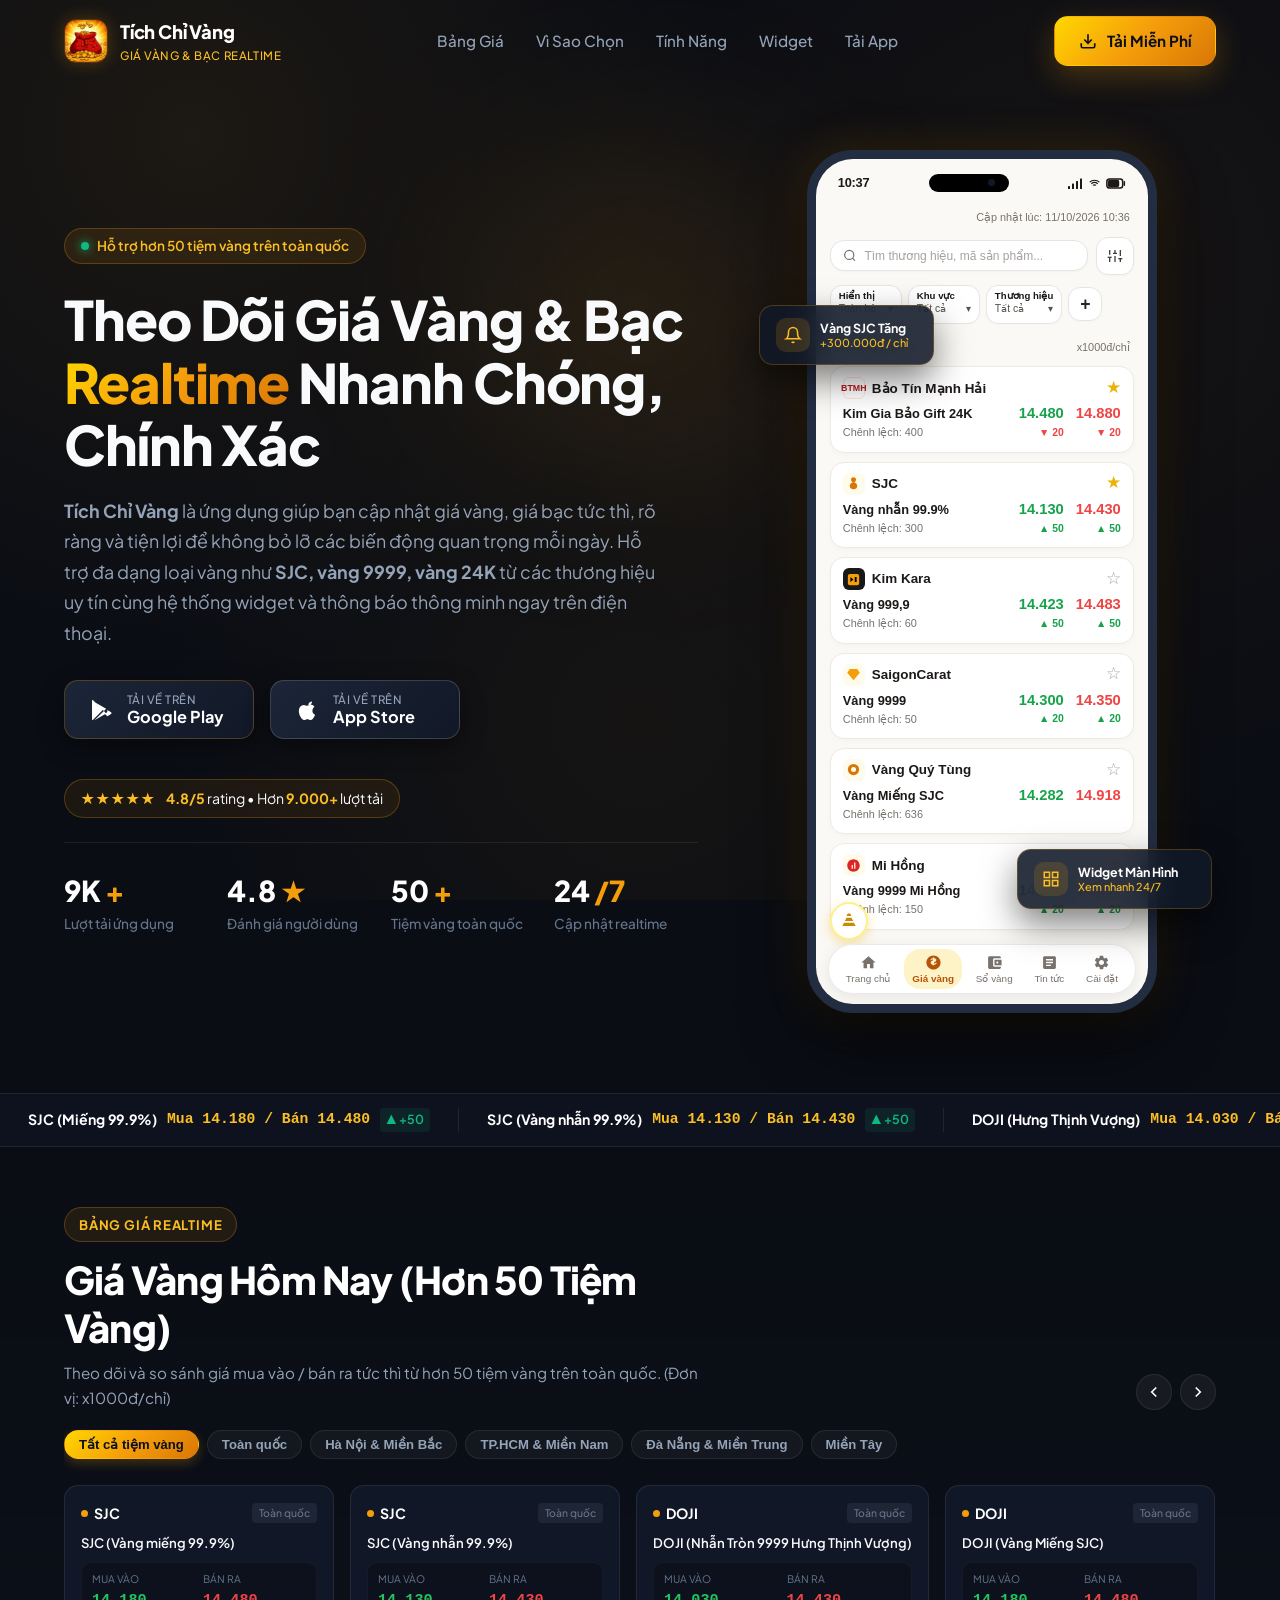
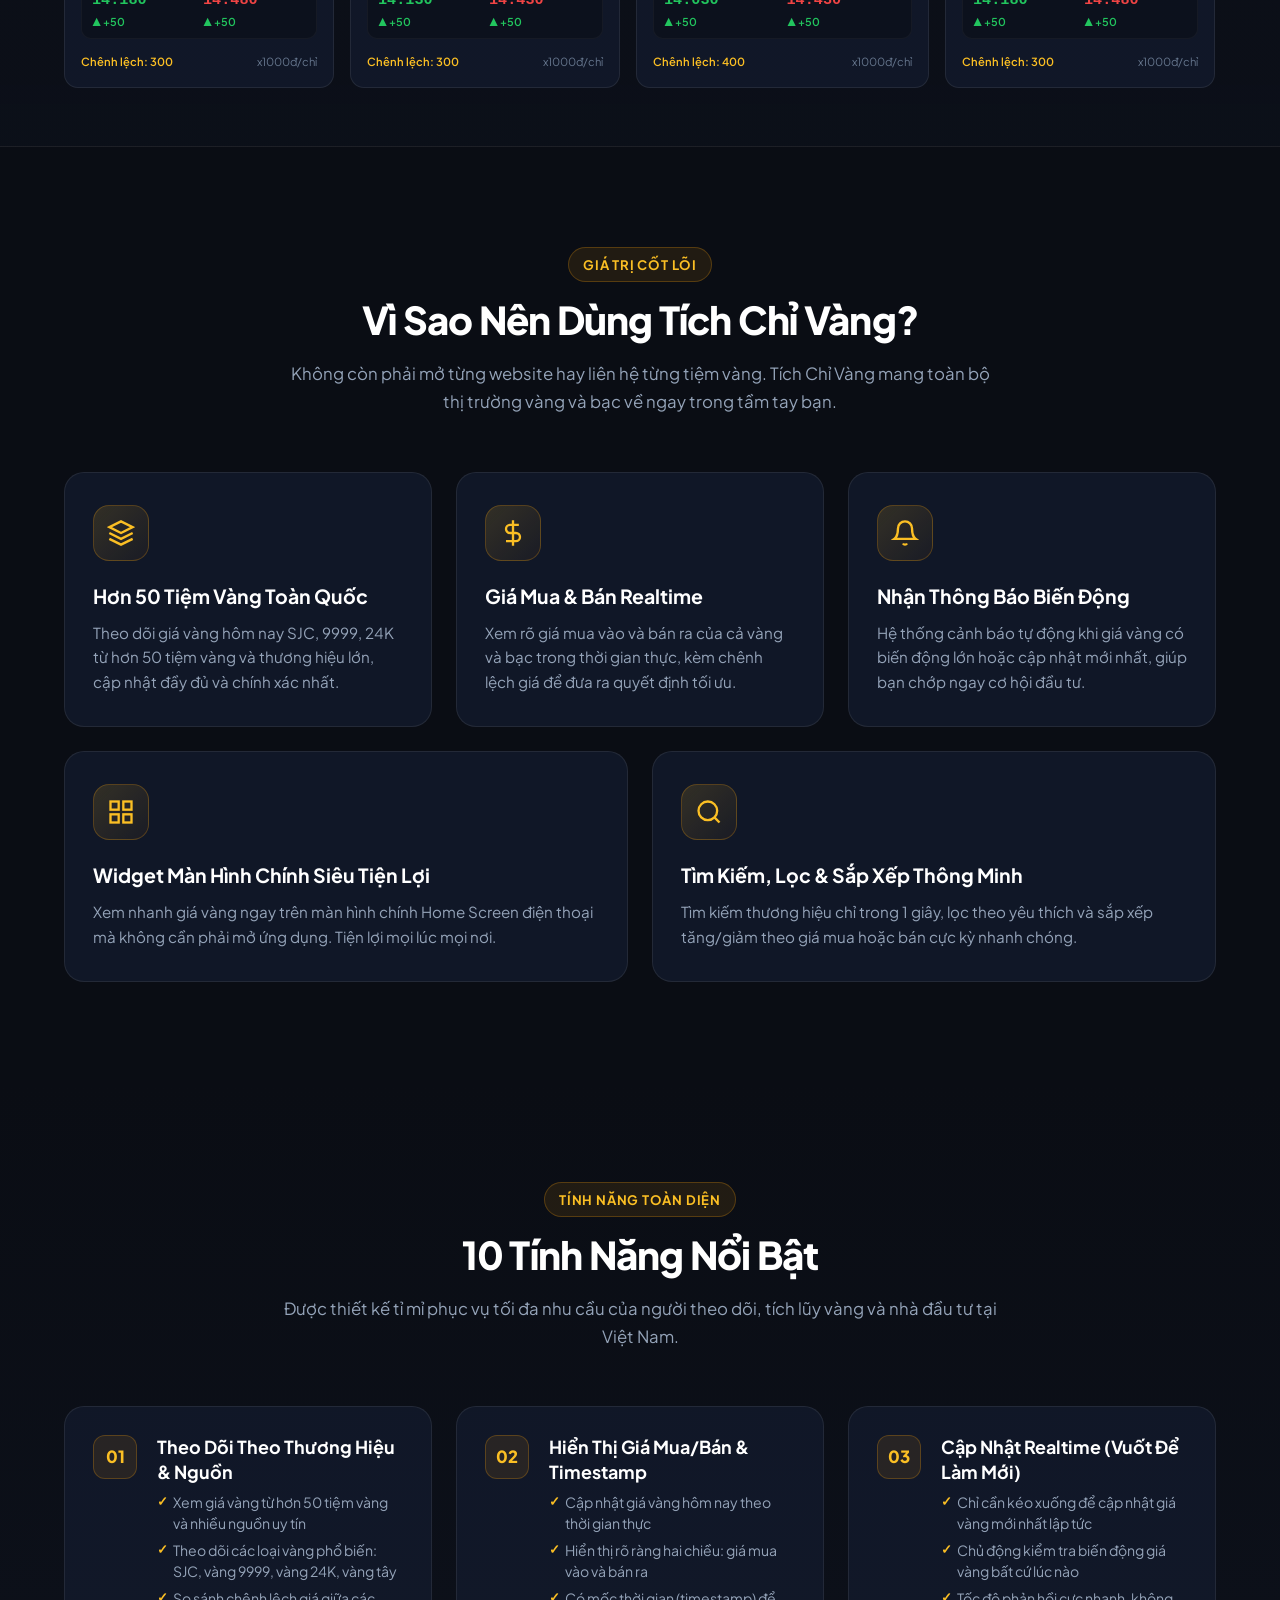
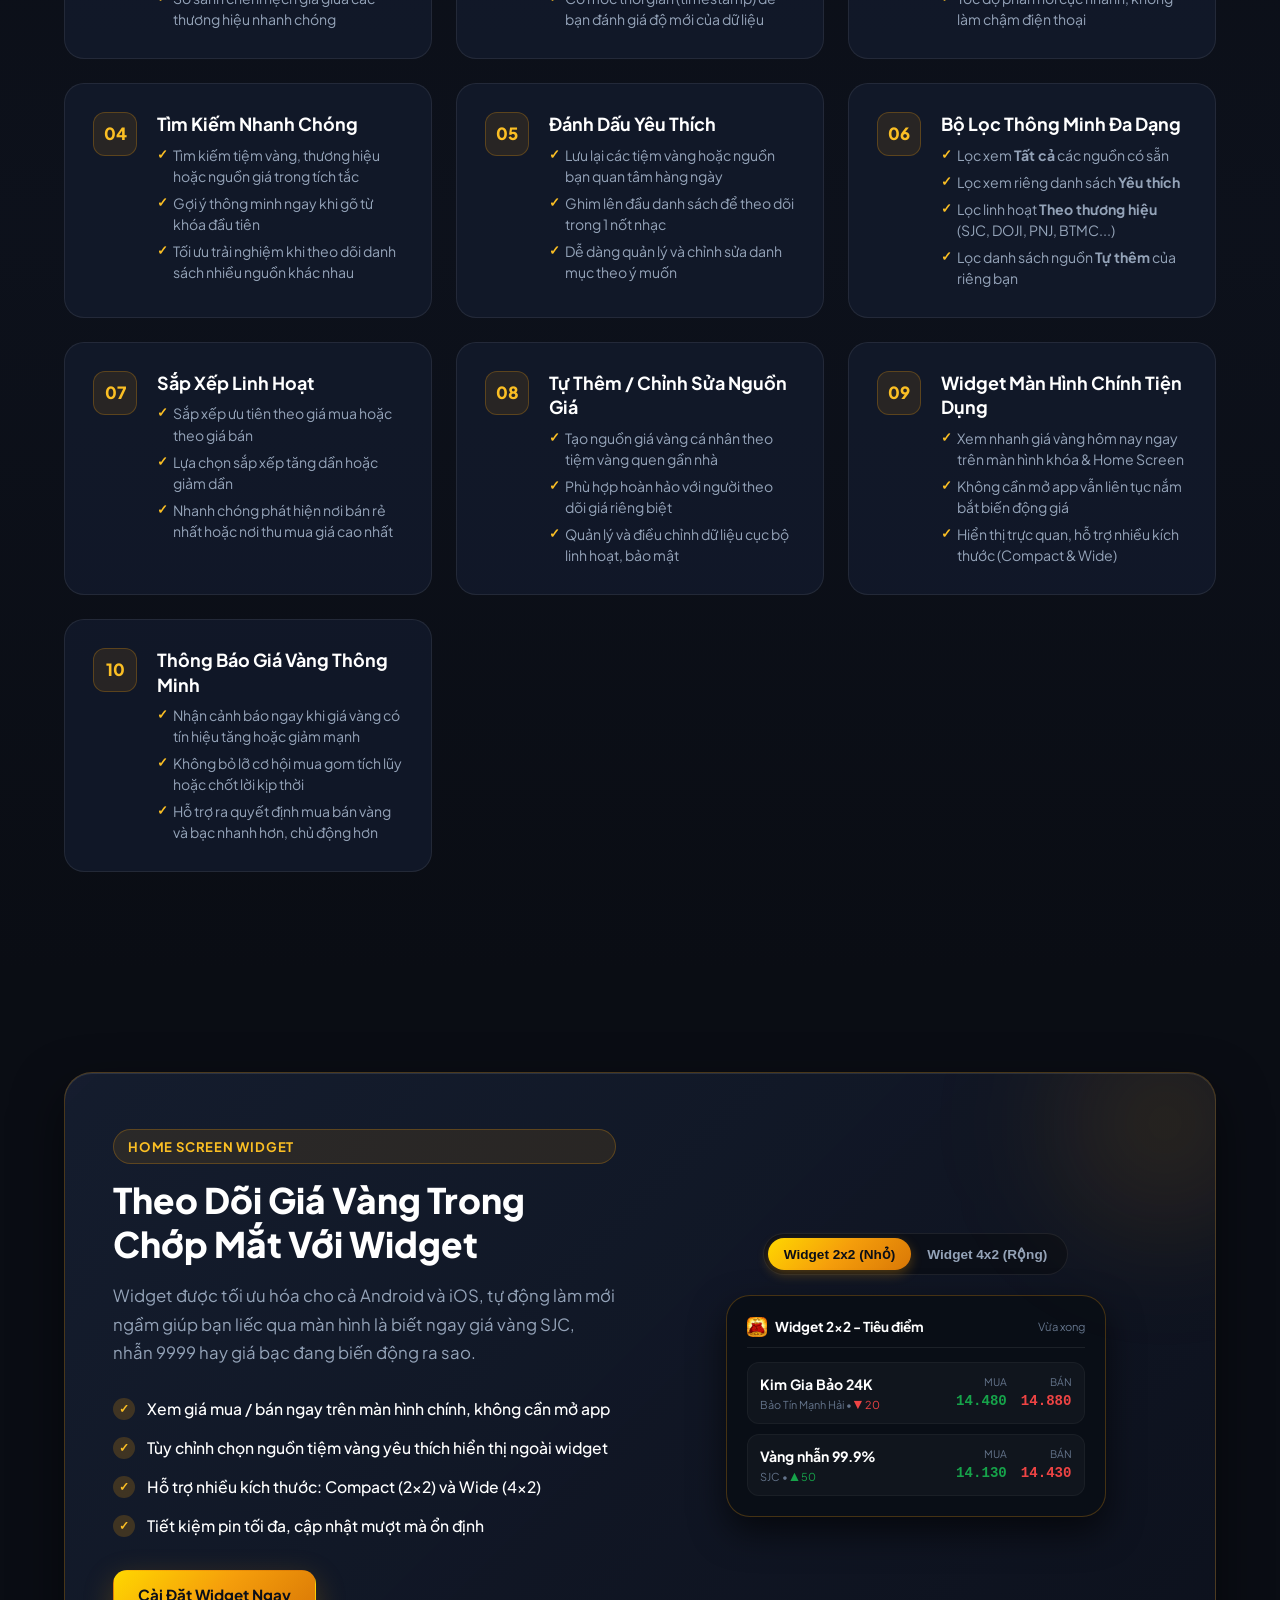
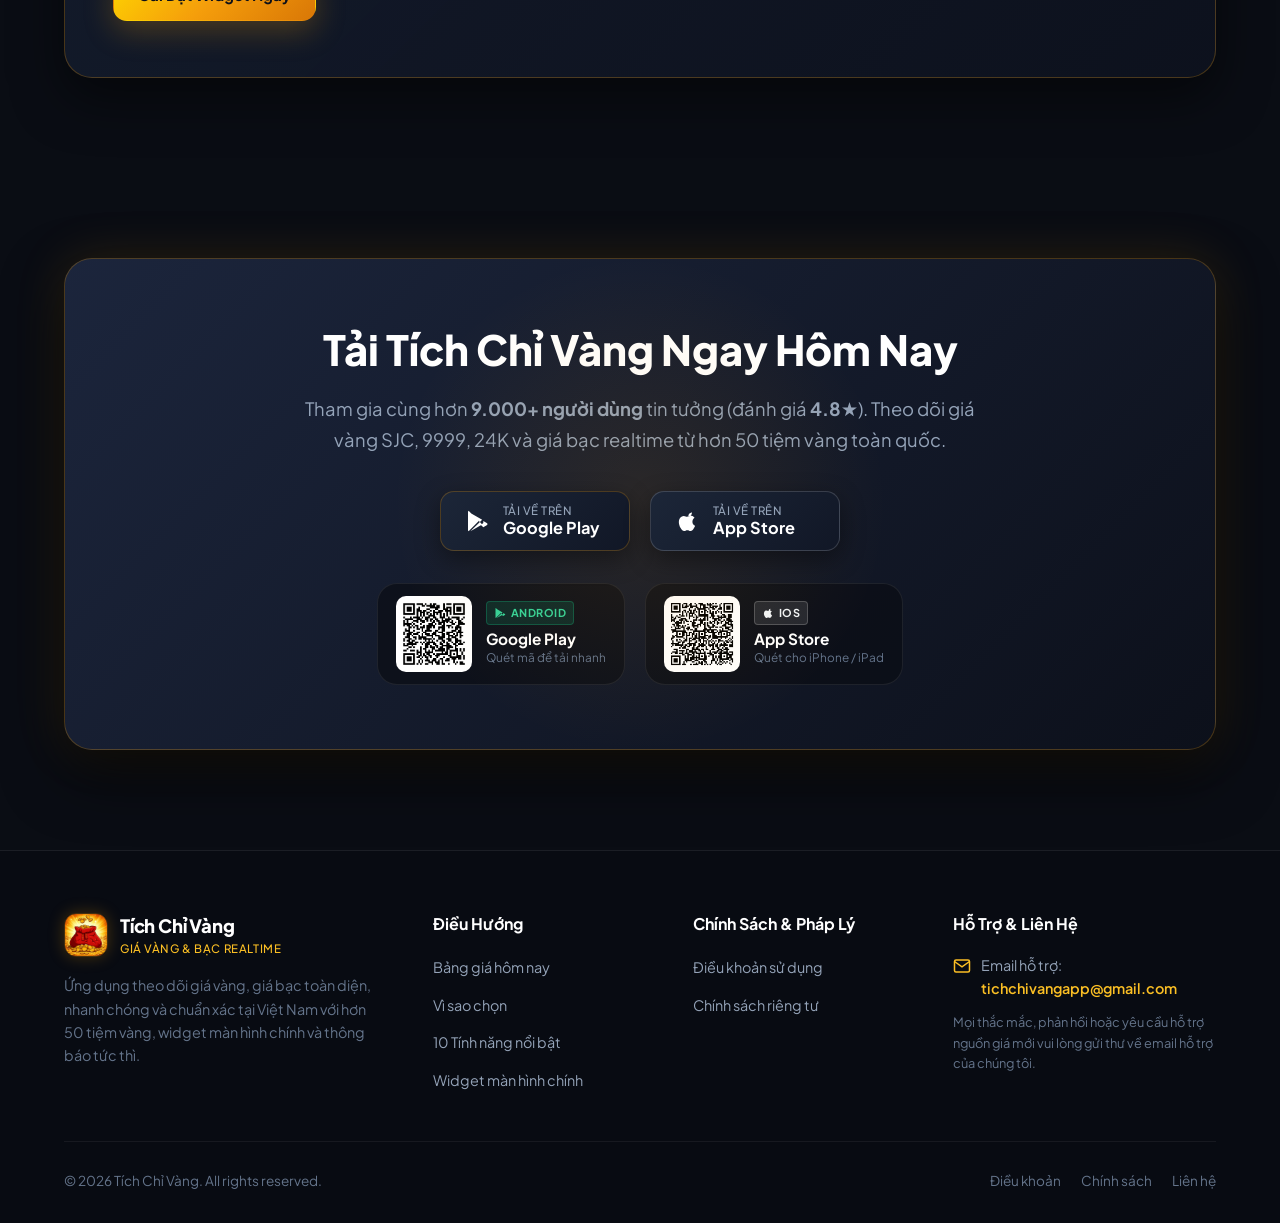
<file: index.html>
<!DOCTYPE html>
<html lang="vi">
<head>
  <meta charset="UTF-8" />
  <meta name="viewport" content="width=device-width, initial-scale=1.0" />
  
  <!-- Primary Meta Tags -->
  <title>Tích Chỉ Vàng - Theo Dõi Giá Vàng & Bạc Realtime | Hơn 50 Tiệm Vàng</title>
  <meta name="title" content="Tích Chỉ Vàng - Theo Dõi Giá Vàng & Bạc Realtime | Hơn 50 Tiệm Vàng" />
  <meta name="description" content="Tích Chỉ Vàng là ứng dụng giúp bạn theo dõi giá vàng hôm nay (SJC, 9999, 24K) và giá bạc nhanh chóng, rõ ràng từ hơn 50 tiệm vàng trên toàn quốc. Cập nhật realtime, widget màn hình chính và thông báo tức thì." />
  <meta name="keywords" content="giá vàng hôm nay, giá vàng sjc, giá vàng 9999, giá vàng 24k, giá bạc, tích chỉ vàng, widget giá vàng, app theo dõi giá vàng, doji, pnj, bảo tín minh châu, mi hồng" />
  <meta name="author" content="Tích Chỉ Vàng" />
  <meta name="robots" content="index, follow" />

  <!-- Open Graph / Facebook -->
  <meta property="og:type" content="website" />
  <meta property="og:url" content="https://datngotan.github.io/tich-chi-website/" />
  <meta property="og:title" content="Tích Chỉ Vàng - Theo Dõi Giá Vàng & Bạc Realtime" />
  <meta property="og:description" content="Theo dõi giá vàng hôm nay SJC, 9999, 24K và giá bạc từ hơn 50 tiệm vàng trên toàn quốc. Widget màn hình chính tiện lợi, thông báo realtime." />
  <meta property="og:image" content="https://datngotan.github.io/tich-chi-website/assets/app-icon.jpg" />

  <!-- Twitter -->
  <meta property="twitter:card" content="summary_large_image" />
  <meta property="twitter:url" content="https://datngotan.github.io/tich-chi-website/" />
  <meta property="twitter:title" content="Tích Chỉ Vàng - Theo Dõi Giá Vàng & Bạc Realtime" />
  <meta property="twitter:description" content="Theo dõi giá vàng hôm nay SJC, 9999, 24K và giá bạc từ hơn 50 tiệm vàng trên toàn quốc." />
  <meta property="twitter:image" content="https://datngotan.github.io/tich-chi-website/assets/app-icon.jpg" />

  <!-- Favicon -->
  <link rel="icon" type="image/jpeg" href="assets/app-icon.jpg" />
  <link rel="apple-touch-icon" href="assets/app-icon.jpg" />

  <!-- Fonts -->
  <link rel="preconnect" href="https://fonts.googleapis.com" />
  <link rel="preconnect" href="https://fonts.gstatic.com" crossorigin />
  <link href="https://fonts.googleapis.com/css2?family=Plus+Jakarta+Sans:wght@400;500;600;700;800&display=swap" rel="stylesheet" />

  <!-- Stylesheet -->
  <link rel="stylesheet" href="style/style.css" />

  <!-- Structured Data (JSON-LD) -->
  <script type="application/ld+json">
  {
    "@context": "https://schema.org",
    "@type": "SoftwareApplication",
    "name": "Tích Chỉ Vàng",
    "operatingSystem": "Android, iOS",
    "applicationCategory": "FinanceApplication",
    "description": "Ứng dụng theo dõi giá vàng hôm nay (SJC, 9999, 24K) và giá bạc realtime từ hơn 50 tiệm vàng uy tín trên toàn quốc.",
    "offers": {
      "@type": "Offer",
      "price": "0",
      "priceCurrency": "VND"
    },
    "author": {
      "@type": "Person",
      "name": "Dat Ngo"
    }
  }
  </script>
</head>
<body>

  <!-- Navigation -->
  <header class="navbar" id="navbar">
    <div class="container nav-container">
      <a href="#" class="brand" aria-label="Tích Chỉ Vàng Home">
        <div class="brand-icon">
          <img src="assets/app-icon.jpg" alt="Logo Tích Chỉ Vàng" width="44" height="44" />
        </div>
        <div class="brand-text-wrap">
          <span class="brand-title">Tích Chỉ Vàng</span>
          <span class="brand-subtitle">Giá Vàng & Bạc Realtime</span>
        </div>
      </a>

      <nav>
        <ul class="nav-links" id="navLinks">
          <li><a href="#price-list" class="nav-link">Bảng Giá</a></li>
          <li><a href="#why-us" class="nav-link">Vì Sao Chọn</a></li>
          <li><a href="#features" class="nav-link">Tính Năng</a></li>
          <li><a href="#widget" class="nav-link">Widget</a></li>
          <li><a href="#download" class="nav-link">Tải App</a></li>
        </ul>
      </nav>

      <div class="nav-actions">
        <a href="#download" class="btn btn-primary" id="navDownloadBtn">
          <svg width="18" height="18" viewBox="0 0 24 24" fill="none" stroke="currentColor" stroke-width="2.2">
            <path d="M21 15v4a2 2 0 0 1-2 2H5a2 2 0 0 1-2-2v-4"></path>
            <polyline points="7 10 12 15 17 10"></polyline>
            <line x1="12" y1="15" x2="12" y2="3"></line>
          </svg>
          <span>Tải Miễn Phí</span>
        </a>
      </div>

      <button class="mobile-toggle" id="mobileToggle" aria-label="Toggle mobile menu" aria-expanded="false">
        <svg width="24" height="24" viewBox="0 0 24 24" fill="none" stroke="currentColor" stroke-width="2">
          <line x1="3" y1="12" x2="21" y2="12"></line>
          <line x1="3" y1="6" x2="21" y2="6"></line>
          <line x1="3" y1="18" x2="21" y2="18"></line>
        </svg>
      </button>
    </div>
  </header>

  <main>
    <!-- Hero Section -->
    <section class="hero-section" id="hero">
      <div class="hero-glow"></div>
      <div class="container hero-grid">
        <div class="hero-content">
          <div class="announcement-badge">
            <span class="pulse-dot"></span>
            <span>Hỗ trợ hơn 50 tiệm vàng trên toàn quốc</span>
          </div>

          <h1 class="hero-title">
            Theo Dõi Giá Vàng & Bạc <span class="gradient-text">Realtime</span> Nhanh Chóng, Chính Xác
          </h1>

          <p class="hero-desc">
            <strong>Tích Chỉ Vàng</strong> là ứng dụng giúp bạn cập nhật giá vàng, giá bạc tức thì, rõ ràng và tiện lợi để không bỏ lỡ các biến động quan trọng mỗi ngày. Hỗ trợ đa dạng loại vàng như <strong>SJC, vàng 9999, vàng 24K</strong> từ các thương hiệu uy tín cùng hệ thống widget và thông báo thông minh ngay trên điện thoại.
          </p>

          <div class="hero-actions">
            <!-- Google Play Store Button -->
            <a href="https://play.google.com/store/apps/details?id=com.dat.tichchi&hl=en" target="_blank" rel="noopener noreferrer" class="btn-store google-play" id="heroGooglePlayBtn">
              <div class="btn-store-icon">
                <svg width="24" height="24" viewBox="0 0 24 24" fill="currentColor">
                  <path d="M3.609 1.814L13.792 12 3.61 22.186a2.38 2.38 0 0 1-.61-.944V2.758c.175-.36.386-.684.609-.944zm11.306 11.308l2.257 2.257-11.758 6.786 9.501-9.043zm2.258-2.258l-2.258 2.258-9.501-9.043 11.759 6.785zm1.127 1.128l3.414 1.972c1.066.616 1.066 1.623 0 2.239l-3.414 1.972-2.37-2.091 2.37-2.092z"/>
                </svg>
              </div>
              <div class="btn-store-text">
                <span class="btn-store-small">Tải về trên</span>
                <span class="btn-store-large">Google Play</span>
              </div>
            </a>

            <!-- Apple App Store Button -->
            <a href="https://apps.apple.com/us/app/t%C3%ADch-ch%E1%BB%89-v%C3%A0ng-gi%C3%A1-v%C3%A0ng-b%E1%BA%A1c-vn/id6820585133" target="_blank" rel="noopener noreferrer" class="btn-store app-store" id="heroAppStoreBtn" title="Tích Chỉ Vàng: Giá vàng bạc VN trên App Store">
              <div class="btn-store-icon">
                <svg width="24" height="24" viewBox="0 0 24 24" fill="currentColor">
                  <path d="M18.71 19.5c-.83 1.24-1.71 2.45-3.05 2.47-1.34.03-1.77-.79-3.29-.79-1.53 0-2 .77-3.27.82-1.31.05-2.3-1.32-3.14-2.53C4.25 17 2.94 12.45 4.7 9.39c.87-1.52 2.43-2.48 4.12-2.51 1.28-.02 2.5.87 3.29.87.78 0 2.26-1.07 3.81-.91.65.03 2.47.26 3.64 1.98-.09.06-2.17 1.28-2.15 3.81.03 3.02 2.65 4.03 2.68 4.04-.03.07-.42 1.44-1.38 2.83M15.97 6.37c.61-.75 1.04-1.8 0.92-2.87-.93.04-2.01.62-2.65 1.37-.56.65-.99 1.68-.86 2.7.99.08 2.02-.45 2.59-1.2z"/>
                </svg>
              </div>
              <div class="btn-store-text">
                <span class="btn-store-small">Tải về trên</span>
                <span class="btn-store-large">App Store</span>
              </div>
            </a>
          </div>

          <!-- Rating & Download Social Proof Badge -->
          <div class="hero-rating-proof">
            <span class="rating-stars">★★★★★</span>
            <span class="rating-text"><strong>4.8/5</strong> rating • Hơn <strong>9.000+</strong> lượt tải</span>
          </div>

          <div class="hero-stats">
            <div class="stat-item">
              <div class="stat-value">9K<span>+</span></div>
              <div class="stat-label">Lượt tải ứng dụng</div>
            </div>
            <div class="stat-item">
              <div class="stat-value">4.8<span>★</span></div>
              <div class="stat-label">Đánh giá người dùng</div>
            </div>
            <div class="stat-item">
              <div class="stat-value">50<span>+</span></div>
              <div class="stat-label">Tiệm vàng toàn quốc</div>
            </div>
            <div class="stat-item">
              <div class="stat-value">24<span>/7</span></div>
              <div class="stat-label">Cập nhật realtime</div>
            </div>
          </div>
        </div>

        <!-- Phone Visual Mockup -->
        <div class="hero-visual">
          <div class="phone-wrapper">
            <!-- Floating micro-widget 1 -->
            <div class="float-card float-card-1">
              <div class="float-card-content">
                <div class="float-icon">
                  <svg width="18" height="18" viewBox="0 0 24 24" fill="none" stroke="currentColor" stroke-width="2">
                    <path d="M18 8A6 6 0 0 0 6 8c0 7-3 9-3 9h18s-3-2-3-9"></path>
                    <path d="M13.73 21a2 2 0 0 1-3.46 0"></path>
                  </svg>
                </div>
                <div>
                  <div class="float-text-title">Vàng SJC Tăng</div>
                  <div class="float-text-desc">+300.000đ / chỉ</div>
                </div>
              </div>
            </div>

            <!-- Floating micro-widget 2 -->
            <div class="float-card float-card-2">
              <div class="float-card-content">
                <div class="float-icon">
                  <svg width="18" height="18" viewBox="0 0 24 24" fill="none" stroke="currentColor" stroke-width="2">
                    <rect x="3" y="3" width="7" height="7"></rect>
                    <rect x="14" y="3" width="7" height="7"></rect>
                    <rect x="14" y="14" width="7" height="7"></rect>
                    <rect x="3" y="14" width="7" height="7"></rect>
                  </svg>
                </div>
                <div>
                  <div class="float-text-title">Widget Màn Hình</div>
                  <div class="float-text-desc">Xem nhanh 24/7</div>
                </div>
              </div>
            </div>

            <!-- Phone Frame with Authentic App UI -->
            <div class="phone-frame">
              <div class="phone-screen-light" id="phoneScreen">
                
                <!-- Status Bar -->
                <div class="app-status-bar">
                  <span class="app-status-time" id="appClockTime">10:37</span>
                  <div class="app-dynamic-island"></div>
                  <div class="app-status-icons">
                    <!-- Signal 4 bars -->
                    <svg width="15" height="11" viewBox="0 0 15 11" fill="currentColor">
                      <rect x="0" y="8" width="2" height="3" rx="0.5"/>
                      <rect x="4" y="5.5" width="2" height="5.5" rx="0.5"/>
                      <rect x="8" y="3" width="2" height="8" rx="0.5"/>
                      <rect x="12" y="0.5" width="2" height="10.5" rx="0.5"/>
                    </svg>
                    <!-- Wifi -->
                    <svg width="13" height="11" viewBox="0 0 24 24" fill="none" stroke="currentColor" stroke-width="2.5">
                      <path d="M5 12.55a11 11 0 0 1 14.08 0"></path>
                      <path d="M1.42 9a16 16 0 0 1 21.16 0"></path>
                      <path d="M8.53 16.11a6 6 0 0 1 6.95 0"></path>
                      <line x1="12" y1="20" x2="12.01" y2="20"></line>
                    </svg>
                    <!-- Battery -->
                    <svg width="20" height="11" viewBox="0 0 24 13" fill="none" stroke="currentColor" stroke-width="1.8">
                      <rect x="1" y="1" width="19" height="11" rx="3"></rect>
                      <path d="M22 4.5v4" stroke-linecap="round"></path>
                      <rect x="3" y="3" width="12" height="7" rx="1.5" fill="currentColor"></rect>
                    </svg>
                  </div>
                </div>

                <!-- Timestamp row -->
                <div class="app-timestamp-row">
                  <span id="appLastUpdatedText">Cập nhật lúc: 11/10/2026 10:36</span>
                </div>

                <!-- Search & Filter Tune Row -->
                <div class="app-search-filter-row">
                  <div class="app-search-input-box">
                    <svg width="15" height="15" viewBox="0 0 24 24" fill="none" stroke="#78716c" stroke-width="2.2">
                      <circle cx="11" cy="11" r="8"></circle>
                      <line x1="21" y1="21" x2="16.65" y2="16.65"></line>
                    </svg>
                    <input type="text" id="appSearchInput" placeholder="Tìm thương hiệu, mã sản phẩm..." autocomplete="off" />
                  </div>
                  <button class="app-filter-tune-btn" id="appFilterTuneBtn" aria-label="Bộ lọc">
                    <svg width="16" height="16" viewBox="0 0 24 24" fill="none" stroke="currentColor" stroke-width="2">
                      <line x1="4" y1="21" x2="4" y2="14"></line>
                      <line x1="4" y1="10" x2="4" y2="3"></line>
                      <line x1="12" y1="21" x2="12" y2="12"></line>
                      <line x1="12" y1="8" x2="12" y2="3"></line>
                      <line x1="20" y1="21" x2="20" y2="16"></line>
                      <line x1="20" y1="12" x2="20" y2="3"></line>
                      <line x1="1" y1="14" x2="7" y2="14"></line>
                      <line x1="9" y1="8" x2="15" y2="8"></line>
                      <line x1="17" y1="16" x2="23" y2="16"></line>
                    </svg>
                  </button>
                </div>

                <!-- Dropdown Filter Chips Row -->
                <div class="app-dropdown-filters-row">
                  <div class="app-dropdown-filter-chip" id="filterDisplayChip">
                    <span class="app-dropdown-filter-label">Hiển thị</span>
                    <span class="app-dropdown-filter-val"><span id="filterDisplayVal">Toàn bộ</span> <span>▾</span></span>
                  </div>
                  <div class="app-dropdown-filter-chip" id="filterRegionChip">
                    <span class="app-dropdown-filter-label">Khu vực</span>
                    <span class="app-dropdown-filter-val">Tất cả <span>▾</span></span>
                  </div>
                  <div class="app-dropdown-filter-chip" id="filterBrandChip">
                    <span class="app-dropdown-filter-label">Thương hiệu</span>
                    <span class="app-dropdown-filter-val">Tất cả <span>▾</span></span>
                  </div>
                  <button class="app-add-source-btn" id="appAddSourceBtn" title="Thêm nguồn mới">+</button>
                </div>

                <!-- Column Header Row -->
                <div class="app-list-col-header">
                  <span class="app-col-brand-title">Thương hiệu</span>
                  <span class="app-col-unit-title">x1000đ/chỉ</span>
                </div>

                <!-- Price Cards List matching Screenshot -->
                <div class="app-screenshot-cards-list" id="appRealCardsList">
                  <!-- Injected & controlled via JS -->
                </div>

                <!-- Mascot FAB (stack of gold bars) -->
                <div class="app-screen-fab" title="Trợ lý Tích Chỉ Vàng">
                  <svg width="20" height="20" viewBox="0 0 24 24" fill="#ca8a04">
                    <path d="M4 18h16l-2-4H6l-2 4zm3-6h10l-2-4H9l-2 4zm2-6h6l-1.5-3h-3L9 6z"/>
                  </svg>
                </div>

                <!-- Bottom Navigation Bar matching Screenshot -->
                <nav class="app-bottom-dock">
                  <button class="app-dock-item" data-tab="home">
                    <svg viewBox="0 0 24 24" fill="currentColor">
                      <path d="M10 20v-6h4v6h5v-8h3L12 3 2 12h3v8z"/>
                    </svg>
                    <span>Trang chủ</span>
                  </button>

                  <button class="app-dock-item active" data-tab="gold">
                    <svg viewBox="0 0 24 24" fill="currentColor">
                      <path d="M12 2C6.48 2 2 6.48 2 12s4.48 10 10 10 10-4.48 10-10S17.52 2 12 2zm1 14h-2v-1c-1.66 0-3-.84-3-2.5 0-1.8 1.4-2.5 3-2.8V7.5c-.88.15-1.5.58-1.74 1.3H7.55c.29-1.51 1.63-2.58 3.45-2.77V5h2v1.03c1.65.17 3 .99 3 2.57 0 1.95-1.54 2.5-3 2.8v2.4c.95-.16 1.64-.63 1.9-1.4h1.71c-.31 1.6-1.65 2.55-3.61 2.6z"/>
                    </svg>
                    <span>Giá vàng</span>
                  </button>

                  <button class="app-dock-item" data-tab="portfolio">
                    <svg viewBox="0 0 24 24" fill="currentColor">
                      <path d="M21 18v1c0 1.1-.9 2-2 2H5c-1.11 0-2-.9-2-2V5c0-1.1.89-2 2-2h14c1.1 0 2 .9 2 2v1h-9c-1.11 0-2 .9-2 2v8c0 1.1.89 2 2 2h9zm-9-2h10V8H12v8zm4-2.5c-.83 0-1.5-.67-1.5-1.5s.67-1.5 1.5-1.5 1.5.67 1.5 1.5-.67 1.5-1.5 1.5z"/>
                    </svg>
                    <span>Sổ vàng</span>
                  </button>

                  <button class="app-dock-item" data-tab="news">
                    <svg viewBox="0 0 24 24" fill="currentColor">
                      <path d="M19 3H5c-1.1 0-2 .9-2 2v14c0 1.1.9 2 2 2h14c1.1 0 2-.9 2-2V5c0-1.1-.9-2-2-2zm-5 14H7v-2h7v2zm3-4H7v-2h10v2zm0-4H7V7h10v2z"/>
                    </svg>
                    <span>Tin tức</span>
                  </button>

                  <button class="app-dock-item" data-tab="settings">
                    <svg viewBox="0 0 24 24" fill="currentColor">
                      <path d="M19.14 12.94c.04-.3.06-.61.06-.94 0-.32-.02-.64-.07-.94l2.03-1.58c.18-.14.23-.41.12-.61l-1.92-3.32c-.12-.22-.37-.29-.59-.22l-2.39.96c-.5-.38-1.03-.7-1.62-.94l-.36-2.54c-.04-.24-.24-.41-.48-.41h-3.84c-.24 0-.43.17-.47.41l-.36 2.54c-.59.24-1.13.57-1.62.94l-2.39-.96c-.22-.08-.47 0-.59.22L2.74 8.87c-.12.21-.08.47.12.61l2.03 1.58c-.05.3-.09.63-.09.94s.02.64.07.94l-2.03 1.58c-.18.14-.23.41-.12.61l1.92 3.32c.12.22.37.29.59.22l2.39-.96c.5.38 1.03.7 1.62.94l.36 2.54c.05.24.24.41.48.41h3.84c.24 0 .44-.17.47-.41l.36-2.54c.59-.24 1.13-.56 1.62-.94l2.39.96c.22.08.47 0 .59-.22l1.92-3.32c.12-.22.07-.47-.12-.61l-2.01-1.58zM12 15.6c-1.98 0-3.6-1.62-3.6-3.6s1.62-3.6 3.6-3.6 3.6 1.62 3.6 3.6-1.62 3.6-3.6 3.6z"/>
                    </svg>
                    <span>Cài đặt</span>
                  </button>
                </nav>

              </div>
            </div>
          </div>
        </div>
      </div>
    </section>

    <!-- Realtime Ticker Ribbon (Dữ liệu từ hơn 50 tiệm vàng thực tế) -->
    <div class="ticker-strip" aria-hidden="true">
      <div class="ticker-track">
        <!-- Real Dataset Group 1 -->
        <div class="ticker-item">
          <span class="ticker-label">SJC (Miếng 99.9%)</span>
          <span class="ticker-price">Mua 14.180 / Bán 14.480</span>
          <span class="ticker-change up">▲ +50</span>
        </div>
        <div class="ticker-item">
          <span class="ticker-label">SJC (Vàng nhẫn 99.9%)</span>
          <span class="ticker-price">Mua 14.130 / Bán 14.430</span>
          <span class="ticker-change up">▲ +50</span>
        </div>
        <div class="ticker-item">
          <span class="ticker-label">DOJI (Hưng Thịnh Vượng)</span>
          <span class="ticker-price">Mua 14.030 / Bán 14.430</span>
          <span class="ticker-change up">▲ +50</span>
        </div>
        <div class="ticker-item">
          <span class="ticker-label">DOJI (Miếng SJC)</span>
          <span class="ticker-price">Mua 14.180 / Bán 14.480</span>
          <span class="ticker-change up">▲ +50</span>
        </div>
        <div class="ticker-item">
          <span class="ticker-label">Bảo Tín Mạnh Hải (Kim Gia Bảo 24K)</span>
          <span class="ticker-price">Mua 14.480 / Bán 14.880</span>
          <span class="ticker-change down">▼ -20</span>
        </div>
        <div class="ticker-item">
          <span class="ticker-label">Bảo Tín Minh Châu (SJC)</span>
          <span class="ticker-price">Mua 14.100 / Bán 14.480</span>
          <span class="ticker-change up">▲ +140</span>
        </div>
        <div class="ticker-item">
          <span class="ticker-label">PNJ (Miếng SJC 999.9)</span>
          <span class="ticker-price">Mua 14.180 / Bán 14.480</span>
          <span class="ticker-change up">▲ +50</span>
        </div>
        <div class="ticker-item">
          <span class="ticker-label">PNJ (Nhẫn Trơn 999.9)</span>
          <span class="ticker-price">Mua 14.130 / Bán 14.430</span>
          <span class="ticker-change up">▲ +80</span>
        </div>
        <div class="ticker-item">
          <span class="ticker-label">Mi Hồng (Vàng 999.9)</span>
          <span class="ticker-price">Mua 14.200 / Bán 14.350</span>
          <span class="ticker-change up">▲ +20</span>
        </div>
        <div class="ticker-item">
          <span class="ticker-label">Phú Quý (Nhẫn tròn 999.9)</span>
          <span class="ticker-price">Mua 14.100 / Bán 14.420</span>
          <span class="ticker-change up">▲ +20</span>
        </div>
        <div class="ticker-item">
          <span class="ticker-label">KimKara (Vàng 999.9)</span>
          <span class="ticker-price">Mua 14.423 / Bán 14.483</span>
          <span class="ticker-change up">▲ +50</span>
        </div>
        <div class="ticker-item">
          <span class="ticker-label">SaigonCarat (Vàng 9999)</span>
          <span class="ticker-price">Mua 14.300 / Bán 14.350</span>
          <span class="ticker-change up">▲ +20</span>
        </div>
        <div class="ticker-item">
          <span class="ticker-label">VietinBank Gold (SJC 1L)</span>
          <span class="ticker-price">Mua 14.180 / Bán 14.480</span>
          <span class="ticker-change up">▲ +50</span>
        </div>
        <div class="ticker-item">
          <span class="ticker-label">Huy Thanh (Vàng 999.9)</span>
          <span class="ticker-price">Mua 14.030 / Bán 14.400</span>
          <span class="ticker-change up">▲ +30</span>
        </div>
        <div class="ticker-item">
          <span class="ticker-label">Ngọc Thẩm (Nhẫn Trơn 24K)</span>
          <span class="ticker-price">Mua 13.350 / Bán 13.700</span>
          <span class="ticker-change up">▲ +50</span>
        </div>
        <div class="ticker-item">
          <span class="ticker-label">Hoa Kim Nguyên (Nhẫn 9999)</span>
          <span class="ticker-price">Mua 13.300 / Bán 13.440</span>
          <span class="ticker-change up">▲ +20</span>
        </div>

        <!-- Repeated for seamless infinite scroll -->
        <div class="ticker-item">
          <span class="ticker-label">SJC (Miếng 99.9%)</span>
          <span class="ticker-price">Mua 14.180 / Bán 14.480</span>
          <span class="ticker-change up">▲ +50</span>
        </div>
        <div class="ticker-item">
          <span class="ticker-label">SJC (Vàng nhẫn 99.9%)</span>
          <span class="ticker-price">Mua 14.130 / Bán 14.430</span>
          <span class="ticker-change up">▲ +50</span>
        </div>
        <div class="ticker-item">
          <span class="ticker-label">DOJI (Hưng Thịnh Vượng)</span>
          <span class="ticker-price">Mua 14.030 / Bán 14.430</span>
          <span class="ticker-change up">▲ +50</span>
        </div>
        <div class="ticker-item">
          <span class="ticker-label">DOJI (Miếng SJC)</span>
          <span class="ticker-price">Mua 14.180 / Bán 14.480</span>
          <span class="ticker-change up">▲ +50</span>
        </div>
        <div class="ticker-item">
          <span class="ticker-label">Bảo Tín Mạnh Hải (Kim Gia Bảo 24K)</span>
          <span class="ticker-price">Mua 14.480 / Bán 14.880</span>
          <span class="ticker-change down">▼ -20</span>
        </div>
        <div class="ticker-item">
          <span class="ticker-label">Bảo Tín Minh Châu (SJC)</span>
          <span class="ticker-price">Mua 14.100 / Bán 14.480</span>
          <span class="ticker-change up">▲ +140</span>
        </div>
        <div class="ticker-item">
          <span class="ticker-label">PNJ (Miếng SJC 999.9)</span>
          <span class="ticker-price">Mua 14.180 / Bán 14.480</span>
          <span class="ticker-change up">▲ +50</span>
        </div>
        <div class="ticker-item">
          <span class="ticker-label">PNJ (Nhẫn Trơn 999.9)</span>
          <span class="ticker-price">Mua 14.130 / Bán 14.430</span>
          <span class="ticker-change up">▲ +80</span>
        </div>
        <div class="ticker-item">
          <span class="ticker-label">Mi Hồng (Vàng 999.9)</span>
          <span class="ticker-price">Mua 14.200 / Bán 14.350</span>
          <span class="ticker-change up">▲ +20</span>
        </div>
        <div class="ticker-item">
          <span class="ticker-label">Phú Quý (Nhẫn tròn 999.9)</span>
          <span class="ticker-price">Mua 14.100 / Bán 14.420</span>
          <span class="ticker-change up">▲ +20</span>
        </div>
        <div class="ticker-item">
          <span class="ticker-label">KimKara (Vàng 999.9)</span>
          <span class="ticker-price">Mua 14.423 / Bán 14.483</span>
          <span class="ticker-change up">▲ +50</span>
        </div>
        <div class="ticker-item">
          <span class="ticker-label">SaigonCarat (Vàng 9999)</span>
          <span class="ticker-price">Mua 14.300 / Bán 14.350</span>
          <span class="ticker-change up">▲ +20</span>
        </div>
        <div class="ticker-item">
          <span class="ticker-label">VietinBank Gold (SJC 1L)</span>
          <span class="ticker-price">Mua 14.180 / Bán 14.480</span>
          <span class="ticker-change up">▲ +50</span>
        </div>
        <div class="ticker-item">
          <span class="ticker-label">Huy Thanh (Vàng 999.9)</span>
          <span class="ticker-price">Mua 14.030 / Bán 14.400</span>
          <span class="ticker-change up">▲ +30</span>
        </div>
        <div class="ticker-item">
          <span class="ticker-label">Ngọc Thẩm (Nhẫn Trơn 24K)</span>
          <span class="ticker-price">Mua 13.350 / Bán 13.700</span>
          <span class="ticker-change up">▲ +50</span>
        </div>
        <div class="ticker-item">
          <span class="ticker-label">Hoa Kim Nguyên (Nhẫn 9999)</span>
          <span class="ticker-price">Mua 13.300 / Bán 13.440</span>
          <span class="ticker-change up">▲ +20</span>
        </div>
      </div>
    </div>

    <!-- Dedicated Horizontal Price List Section (Bảng Giá Ngang) -->
    <section class="horizontal-price-section" id="price-list">
      <div class="container">
        <div class="h-price-header-wrap">
          <div class="h-price-title-group">
            <div class="section-tag">Bảng Giá Realtime</div>
            <h2 class="section-title" style="margin-bottom: 8px;">Giá Vàng Hôm Nay (Hơn 50 Tiệm Vàng)</h2>
            <p class="section-desc" style="font-size: 0.95rem;">
              Theo dõi và so sánh giá mua vào / bán ra tức thì từ hơn 50 tiệm vàng trên toàn quốc. (Đơn vị: x1000đ/chỉ)
            </p>
          </div>

          <div class="h-price-controls">
            <button class="h-nav-arrow-btn" id="hScrollLeftBtn" aria-label="Cuộn sang trái">
              <svg width="18" height="18" viewBox="0 0 24 24" fill="none" stroke="currentColor" stroke-width="2.2">
                <polyline points="15 18 9 12 15 6"></polyline>
              </svg>
            </button>
            <button class="h-nav-arrow-btn" id="hScrollRightBtn" aria-label="Cuộn sang phải">
              <svg width="18" height="18" viewBox="0 0 24 24" fill="none" stroke="currentColor" stroke-width="2.2">
                <polyline points="9 18 15 12 9 6"></polyline>
              </svg>
            </button>
          </div>
        </div>

        <!-- Filter tabs by region & category -->
        <div class="h-price-filter-tabs" id="hFilterTabs">
          <button class="h-filter-btn active" data-region="all">Tất cả tiệm vàng</button>
          <button class="h-filter-btn" data-region="nation">Toàn quốc</button>
          <button class="h-filter-btn" data-region="hanoi">Hà Nội & Miền Bắc</button>
          <button class="h-filter-btn" data-region="hcm">TP.HCM & Miền Nam</button>
          <button class="h-filter-btn" data-region="central">Đà Nẵng & Miền Trung</button>
          <button class="h-filter-btn" data-region="west">Miền Tây</button>
        </div>

        <!-- Horizontal scrollable price cards track -->
        <div class="h-price-carousel" id="hPriceCarousel">
          <!-- Populated by JavaScript from user gold data -->
        </div>
      </div>
    </section>

    <!-- Why Choose Section -->
    <section class="why-section" id="why-us">
      <div class="container">
        <div class="section-header">
          <div class="section-tag">Giá Trị Cốt Lõi</div>
          <h2 class="section-title">Vì Sao Nên Dùng Tích Chỉ Vàng?</h2>
          <p class="section-desc">
            Không còn phải mở từng website hay liên hệ từng tiệm vàng. Tích Chỉ Vàng mang toàn bộ thị trường vàng và bạc về ngay trong tầm tay bạn.
          </p>
        </div>

        <div class="why-grid">
          <!-- Item 1 -->
          <div class="why-card">
            <div class="why-icon-box">
              <svg width="28" height="28" viewBox="0 0 24 24" fill="none" stroke="currentColor" stroke-width="2">
                <path d="M12 2L2 7l10 5 10-5-10-5z"></path>
                <path d="M2 17l10 5 10-5"></path>
                <path d="M2 12l10 5 10-5"></path>
              </svg>
            </div>
            <h3 class="why-card-title">Hơn 50 Tiệm Vàng Toàn Quốc</h3>
            <p class="why-card-desc">
              Theo dõi giá vàng hôm nay SJC, 9999, 24K từ hơn 50 tiệm vàng và thương hiệu lớn, cập nhật đầy đủ và chính xác nhất.
            </p>
          </div>

          <!-- Item 2 -->
          <div class="why-card">
            <div class="why-icon-box">
              <svg width="28" height="28" viewBox="0 0 24 24" fill="none" stroke="currentColor" stroke-width="2">
                <path d="M12 1v22M17 5H9.5a3.5 3.5 0 0 0 0 7h5a3.5 3.5 0 0 1 0 7H6"></path>
              </svg>
            </div>
            <h3 class="why-card-title">Giá Mua & Bán Realtime</h3>
            <p class="why-card-desc">
              Xem rõ giá mua vào và bán ra của cả vàng và bạc trong thời gian thực, kèm chênh lệch giá để đưa ra quyết định tối ưu.
            </p>
          </div>

          <!-- Item 3 -->
          <div class="why-card">
            <div class="why-icon-box">
              <svg width="28" height="28" viewBox="0 0 24 24" fill="none" stroke="currentColor" stroke-width="2">
                <path d="M18 8A6 6 0 0 0 6 8c0 7-3 9-3 9h18s-3-2-3-9"></path>
                <path d="M13.73 21a2 2 0 0 1-3.46 0"></path>
              </svg>
            </div>
            <h3 class="why-card-title">Nhận Thông Báo Biến Động</h3>
            <p class="why-card-desc">
              Hệ thống cảnh báo tự động khi giá vàng có biến động lớn hoặc cập nhật mới nhất, giúp bạn chớp ngay cơ hội đầu tư.
            </p>
          </div>

          <!-- Item 4 -->
          <div class="why-card">
            <div class="why-icon-box">
              <svg width="28" height="28" viewBox="0 0 24 24" fill="none" stroke="currentColor" stroke-width="2">
                <rect x="3" y="3" width="7" height="7"></rect>
                <rect x="14" y="3" width="7" height="7"></rect>
                <rect x="14" y="14" width="7" height="7"></rect>
                <rect x="3" y="14" width="7" height="7"></rect>
              </svg>
            </div>
            <h3 class="why-card-title">Widget Màn Hình Chính Siêu Tiện Lợi</h3>
            <p class="why-card-desc">
              Xem nhanh giá vàng ngay trên màn hình chính Home Screen điện thoại mà không cần phải mở ứng dụng. Tiện lợi mọi lúc mọi nơi.
            </p>
          </div>

          <!-- Item 5 -->
          <div class="why-card">
            <div class="why-icon-box">
              <svg width="28" height="28" viewBox="0 0 24 24" fill="none" stroke="currentColor" stroke-width="2">
                <circle cx="11" cy="11" r="8"></circle>
                <line x1="21" y1="21" x2="16.65" y2="16.65"></line>
              </svg>
            </div>
            <h3 class="why-card-title">Tìm Kiếm, Lọc & Sắp Xếp Thông Minh</h3>
            <p class="why-card-desc">
              Tìm kiếm thương hiệu chỉ trong 1 giây, lọc theo yêu thích và sắp xếp tăng/giảm theo giá mua hoặc bán cực kỳ nhanh chóng.
            </p>
          </div>
        </div>
      </div>
    </section>

    <!-- 10 Core Features Section -->
    <section class="features-section" id="features">
      <div class="container">
        <div class="section-header">
          <div class="section-tag">Tính Năng Toàn Diện</div>
          <h2 class="section-title">10 Tính Năng Nổi Bật</h2>
          <p class="section-desc">
            Được thiết kế tỉ mỉ phục vụ tối đa nhu cầu của người theo dõi, tích lũy vàng và nhà đầu tư tại Việt Nam.
          </p>
        </div>

        <div class="features-grid">
          <!-- 1 -->
          <div class="feature-item">
            <div class="feature-num-box">01</div>
            <div class="feature-content">
              <h3 class="feature-title">Theo Dõi Theo Thương Hiệu & Nguồn</h3>
              <ul class="feature-desc-list">
                <li>Xem giá vàng từ hơn 50 tiệm vàng và nhiều nguồn uy tín</li>
                <li>Theo dõi các loại vàng phổ biến: SJC, vàng 9999, vàng 24K, vàng tây</li>
                <li>So sánh chênh lệch giá giữa các thương hiệu nhanh chóng</li>
              </ul>
            </div>
          </div>

          <!-- 2 -->
          <div class="feature-item">
            <div class="feature-num-box">02</div>
            <div class="feature-content">
              <h3 class="feature-title">Hiển Thị Giá Mua/Bán & Timestamp</h3>
              <ul class="feature-desc-list">
                <li>Cập nhật giá vàng hôm nay theo thời gian thực</li>
                <li>Hiển thị rõ ràng hai chiều: giá mua vào và bán ra</li>
                <li>Có mốc thời gian (timestamp) để bạn đánh giá độ mới của dữ liệu</li>
              </ul>
            </div>
          </div>

          <!-- 3 -->
          <div class="feature-item">
            <div class="feature-num-box">03</div>
            <div class="feature-content">
              <h3 class="feature-title">Cập Nhật Realtime (Vuốt Để Làm Mới)</h3>
              <ul class="feature-desc-list">
                <li>Chỉ cần kéo xuống để cập nhật giá vàng mới nhất lập tức</li>
                <li>Chủ động kiểm tra biến động giá vàng bất cứ lúc nào</li>
                <li>Tốc độ phản hồi cực nhanh, không làm chậm điện thoại</li>
              </ul>
            </div>
          </div>

          <!-- 4 -->
          <div class="feature-item">
            <div class="feature-num-box">04</div>
            <div class="feature-content">
              <h3 class="feature-title">Tìm Kiếm Nhanh Chóng</h3>
              <ul class="feature-desc-list">
                <li>Tìm kiếm tiệm vàng, thương hiệu hoặc nguồn giá trong tích tắc</li>
                <li>Gợi ý thông minh ngay khi gõ từ khóa đầu tiên</li>
                <li>Tối ưu trải nghiệm khi theo dõi danh sách nhiều nguồn khác nhau</li>
              </ul>
            </div>
          </div>

          <!-- 5 -->
          <div class="feature-item">
            <div class="feature-num-box">05</div>
            <div class="feature-content">
              <h3 class="feature-title">Đánh Dấu Yêu Thích</h3>
              <ul class="feature-desc-list">
                <li>Lưu lại các tiệm vàng hoặc nguồn bạn quan tâm hàng ngày</li>
                <li>Ghim lên đầu danh sách để theo dõi trong 1 nốt nhạc</li>
                <li>Dễ dàng quản lý và chỉnh sửa danh mục theo ý muốn</li>
              </ul>
            </div>
          </div>

          <!-- 6 -->
          <div class="feature-item">
            <div class="feature-num-box">06</div>
            <div class="feature-content">
              <h3 class="feature-title">Bộ Lọc Thông Minh Đa Dạng</h3>
              <ul class="feature-desc-list">
                <li>Lọc xem <strong>Tất cả</strong> các nguồn có sẵn</li>
                <li>Lọc xem riêng danh sách <strong>Yêu thích</strong></li>
                <li>Lọc linh hoạt <strong>Theo thương hiệu</strong> (SJC, DOJI, PNJ, BTMC...)</li>
                <li>Lọc danh sách nguồn <strong>Tự thêm</strong> của riêng bạn</li>
              </ul>
            </div>
          </div>

          <!-- 7 -->
          <div class="feature-item">
            <div class="feature-num-box">07</div>
            <div class="feature-content">
              <h3 class="feature-title">Sắp Xếp Linh Hoạt</h3>
              <ul class="feature-desc-list">
                <li>Sắp xếp ưu tiên theo giá mua hoặc theo giá bán</li>
                <li>Lựa chọn sắp xếp tăng dần hoặc giảm dần</li>
                <li>Nhanh chóng phát hiện nơi bán rẻ nhất hoặc nơi thu mua giá cao nhất</li>
              </ul>
            </div>
          </div>

          <!-- 8 -->
          <div class="feature-item">
            <div class="feature-num-box">08</div>
            <div class="feature-content">
              <h3 class="feature-title">Tự Thêm / Chỉnh Sửa Nguồn Giá</h3>
              <ul class="feature-desc-list">
                <li>Tạo nguồn giá vàng cá nhân theo tiệm vàng quen gần nhà</li>
                <li>Phù hợp hoàn hảo với người theo dõi giá riêng biệt</li>
                <li>Quản lý và điều chỉnh dữ liệu cục bộ linh hoạt, bảo mật</li>
              </ul>
            </div>
          </div>

          <!-- 9 -->
          <div class="feature-item">
            <div class="feature-num-box">09</div>
            <div class="feature-content">
              <h3 class="feature-title">Widget Màn Hình Chính Tiện Dụng</h3>
              <ul class="feature-desc-list">
                <li>Xem nhanh giá vàng hôm nay ngay trên màn hình khóa & Home Screen</li>
                <li>Không cần mở app vẫn liên tục nắm bắt biến động giá</li>
                <li>Hiển thị trực quan, hỗ trợ nhiều kích thước (Compact & Wide)</li>
              </ul>
            </div>
          </div>

          <!-- 10 -->
          <div class="feature-item">
            <div class="feature-num-box">10</div>
            <div class="feature-content">
              <h3 class="feature-title">Thông Báo Giá Vàng Thông Minh</h3>
              <ul class="feature-desc-list">
                <li>Nhận cảnh báo ngay khi giá vàng có tín hiệu tăng hoặc giảm mạnh</li>
                <li>Không bỏ lỡ cơ hội mua gom tích lũy hoặc chốt lời kịp thời</li>
                <li>Hỗ trợ ra quyết định mua bán vàng và bạc nhanh hơn, chủ động hơn</li>
              </ul>
            </div>
          </div>
        </div>
      </div>
    </section>

    <!-- Widget Spotlight Section -->
    <section class="widget-section" id="widget">
      <div class="container">
        <div class="widget-wrapper">
          <div class="widget-info">
            <div class="section-tag">Home Screen Widget</div>
            <h2 class="widget-title">Theo Dõi Giá Vàng Trong Chớp Mắt Với Widget</h2>
            <p class="widget-desc">
              Widget được tối ưu hóa cho cả Android và iOS, tự động làm mới ngầm giúp bạn liếc qua màn hình là biết ngay giá vàng SJC, nhẫn 9999 hay giá bạc đang biến động ra sao.
            </p>

            <ul class="widget-features-list">
              <li>
                <span class="check-icon-gold">✓</span>
                <span>Xem giá mua / bán ngay trên màn hình chính, không cần mở app</span>
              </li>
              <li>
                <span class="check-icon-gold">✓</span>
                <span>Tùy chỉnh chọn nguồn tiệm vàng yêu thích hiển thị ngoài widget</span>
              </li>
              <li>
                <span class="check-icon-gold">✓</span>
                <span>Hỗ trợ nhiều kích thước: Compact (2x2) và Wide (4x2)</span>
              </li>
              <li>
                <span class="check-icon-gold">✓</span>
                <span>Tiết kiệm pin tối đa, cập nhật mượt mà ổn định</span>
              </li>
            </ul>

            <div>
              <a href="https://play.google.com/store/apps/details?id=com.dat.tichchi&hl=en" target="_blank" rel="noopener noreferrer" class="btn btn-primary" id="widgetGetBtn">
                <span>Cài Đặt Widget Ngay</span>
              </a>
            </div>
          </div>

          <!-- Interactive Widget Preview -->
          <div class="widget-display">
            <div class="widget-switcher">
              <button class="widget-switch-btn active" data-widget="compact">Widget 2x2 (Nhỏ)</button>
              <button class="widget-switch-btn" data-widget="wide">Widget 4x2 (Rộng)</button>
            </div>

            <div class="widget-preview-box" id="widgetPreviewBox">
              <div class="widget-mockup-header">
                <div class="widget-mockup-brand">
                  <img src="assets/app-icon.jpg" alt="Icon" width="20" height="20" style="border-radius: 5px;" />
                  <span id="widgetPreviewTitle">Widget 2x2 - Tiêu điểm</span>
                </div>
                <div class="widget-mockup-time live-time-now">Vừa xong</div>
              </div>

              <div class="widget-rows" id="widgetPreviewRows">
                <!-- Dynamically filled by JS -->
              </div>
            </div>
          </div>
        </div>
      </div>
    </section>

    <!-- Download CTA Section -->
    <section class="cta-section" id="download">
      <div class="container">
        <div class="cta-box">
          <h2 class="cta-title">Tải Tích Chỉ Vàng Ngay Hôm Nay</h2>
          <p class="cta-subtitle">
            Tham gia cùng hơn <strong>9.000+ người dùng</strong> tin tưởng (đánh giá <strong>4.8★</strong>). Theo dõi giá vàng SJC, 9999, 24K và giá bạc realtime từ hơn 50 tiệm vàng toàn quốc.
          </p>

          <div class="cta-actions-wrap">
            <!-- Google Play Store Button -->
            <a href="https://play.google.com/store/apps/details?id=com.dat.tichchi&hl=en" target="_blank" rel="noopener noreferrer" class="btn-store google-play" id="ctaGooglePlayBtn">
              <div class="btn-store-icon">
                <svg width="24" height="24" viewBox="0 0 24 24" fill="currentColor">
                  <path d="M3.609 1.814L13.792 12 3.61 22.186a2.38 2.38 0 0 1-.61-.944V2.758c.175-.36.386-.684.609-.944zm11.306 11.308l2.257 2.257-11.758 6.786 9.501-9.043zm2.258-2.258l-2.258 2.258-9.501-9.043 11.759 6.785zm1.127 1.128l3.414 1.972c1.066.616 1.066 1.623 0 2.239l-3.414 1.972-2.37-2.091 2.37-2.092z"/>
                </svg>
              </div>
              <div class="btn-store-text">
                <span class="btn-store-small">Tải về trên</span>
                <span class="btn-store-large">Google Play</span>
              </div>
            </a>

            <!-- Apple App Store Button -->
            <a href="https://apps.apple.com/us/app/t%C3%ADch-ch%E1%BB%89-v%C3%A0ng-gi%C3%A1-v%C3%A0ng-b%E1%BA%A1c-vn/id6820585133" target="_blank" rel="noopener noreferrer" class="btn-store app-store" id="ctaAppStoreBtn" title="Tích Chỉ Vàng: Giá vàng bạc VN trên App Store">
              <div class="btn-store-icon">
                <svg width="24" height="24" viewBox="0 0 24 24" fill="currentColor">
                  <path d="M18.71 19.5c-.83 1.24-1.71 2.45-3.05 2.47-1.34.03-1.77-.79-3.29-.79-1.53 0-2 .77-3.27.82-1.31.05-2.3-1.32-3.14-2.53C4.25 17 2.94 12.45 4.7 9.39c.87-1.52 2.43-2.48 4.12-2.51 1.28-.02 2.5.87 3.29.87.78 0 2.26-1.07 3.81-.91.65.03 2.47.26 3.64 1.98-.09.06-2.17 1.28-2.15 3.81.03 3.02 2.65 4.03 2.68 4.04-.03.07-.42 1.44-1.38 2.83M15.97 6.37c.61-.75 1.04-1.8 0.92-2.87-.93.04-2.01.62-2.65 1.37-.56.65-.99 1.68-.86 2.7.99.08 2.02-.45 2.59-1.2z"/>
                </svg>
              </div>
              <div class="btn-store-text">
                <span class="btn-store-small">Tải về trên</span>
                <span class="btn-store-large">App Store</span>
              </div>
            </a>
          </div>

          <!-- QR Codes for fast mobile scan (Android & iOS) -->
          <div class="cta-qr-dual">
            <!-- Android QR -->
            <div class="cta-qr-card">
              <div class="cta-qr-img">
                <img src="assets/qr-android.png" alt="Quét mã QR tải app Tích Chỉ Vàng trên Google Play" width="76" height="76" />
              </div>
              <div class="cta-qr-info">
                <div class="cta-qr-tag android">
                  <svg width="12" height="12" viewBox="0 0 24 24" fill="currentColor">
                    <path d="M3.609 1.814L13.792 12 3.61 22.186a2.38 2.38 0 0 1-.61-.944V2.758c.175-.36.386-.684.609-.944zm11.306 11.308l2.257 2.257-11.758 6.786 9.501-9.043zm2.258-2.258l-2.258 2.258-9.501-9.043 11.759 6.785zm1.127 1.128l3.414 1.972c1.066.616 1.066 1.623 0 2.239l-3.414 1.972-2.37-2.091 2.37-2.092z"/>
                  </svg>
                  Android
                </div>
                <div class="cta-qr-title">Google Play</div>
                <div class="cta-qr-desc">Quét mã để tải nhanh</div>
              </div>
            </div>

            <!-- iOS QR -->
            <div class="cta-qr-card">
              <div class="cta-qr-img">
                <img src="assets/qr-ios.png" alt="Quét mã QR tải app Tích Chỉ Vàng trên App Store" width="76" height="76" />
              </div>
              <div class="cta-qr-info">
                <div class="cta-qr-tag ios">
                  <svg width="12" height="12" viewBox="0 0 24 24" fill="currentColor">
                    <path d="M18.71 19.5c-.83 1.24-1.71 2.45-3.05 2.47-1.34.03-1.77-.79-3.29-.79-1.53 0-2 .77-3.27.82-1.31.05-2.3-1.32-3.14-2.53C4.25 17 2.94 12.45 4.7 9.39c.87-1.52 2.43-2.48 4.12-2.51 1.28-.02 2.5.87 3.29.87.78 0 2.26-1.07 3.81-.91.65.03 2.47.26 3.64 1.98-.09.06-2.17 1.28-2.15 3.81.03 3.02 2.65 4.03 2.68 4.04-.03.07-.42 1.44-1.38 2.83M15.97 6.37c.61-.75 1.04-1.8 0.92-2.87-.93.04-2.01.62-2.65 1.37-.56.65-.99 1.68-.86 2.7.99.08 2.02-.45 2.59-1.2z"/>
                  </svg>
                  iOS
                </div>
                <div class="cta-qr-title">App Store</div>
                <div class="cta-qr-desc">Quét cho iPhone / iPad</div>
              </div>
            </div>
          </div>
        </div>
      </div>
    </section>
  </main>

  <!-- Footer -->
  <footer class="footer">
    <div class="container">
      <div class="footer-top">
        <div class="footer-brand-info">
          <a href="#" class="brand">
            <div class="brand-icon">
              <img src="assets/app-icon.jpg" alt="Icon Tích Chỉ Vàng" width="44" height="44" />
            </div>
            <div class="brand-text-wrap">
              <span class="brand-title">Tích Chỉ Vàng</span>
              <span class="brand-subtitle">Giá Vàng & Bạc Realtime</span>
            </div>
          </a>
          <p class="footer-desc">
            Ứng dụng theo dõi giá vàng, giá bạc toàn diện, nhanh chóng và chuẩn xác tại Việt Nam với hơn 50 tiệm vàng, widget màn hình chính và thông báo tức thì.
          </p>
        </div>

        <div>
          <h4 class="footer-col-title">Điều Hướng</h4>
          <ul class="footer-links">
            <li><a href="#price-list" class="footer-link">Bảng giá hôm nay</a></li>
            <li><a href="#why-us" class="footer-link">Vì sao chọn</a></li>
            <li><a href="#features" class="footer-link">10 Tính năng nổi bật</a></li>
            <li><a href="#widget" class="footer-link">Widget màn hình chính</a></li>
          </ul>
        </div>

        <div>
          <h4 class="footer-col-title">Chính Sách & Pháp Lý</h4>
          <ul class="footer-links">
            <li><a href="terms_and_conditions.html" class="footer-link">Điều khoản sử dụng</a></li>
            <li><a href="privacy_policy.html" class="footer-link">Chính sách riêng tư</a></li>
          </ul>
        </div>

        <div>
          <h4 class="footer-col-title">Hỗ Trợ & Liên Hệ</h4>
          <div class="footer-contact-item">
            <svg width="18" height="18" viewBox="0 0 24 24" fill="none" stroke="#fbbf24" stroke-width="2" style="flex-shrink: 0; margin-top: 3px;">
              <path d="M4 4h16c1.1 0 2 .9 2 2v12c0 1.1-.9 2-2 2H4c-1.1 0-2-.9-2-2V6c0-1.1.9-2 2-2z"></path>
              <polyline points="22,6 12,13 2,6"></polyline>
            </svg>
            <div>
              <span>Email hỗ trợ:</span><br/>
              <a href="mailto:tichchivangapp@gmail.com">tichchivangapp@gmail.com</a>
            </div>
          </div>
          <p style="font-size: 0.8rem; color: #64748b; margin-top: 10px;">
            Mọi thắc mắc, phản hồi hoặc yêu cầu hỗ trợ nguồn giá mới vui lòng gửi thư về email hỗ trợ của chúng tôi.
          </p>
        </div>
      </div>

      <div class="footer-bottom">
        <div>
          &copy; 2026 Tích Chỉ Vàng. All rights reserved.
        </div>
        <div class="footer-bottom-links">
          <a href="terms_and_conditions.html">Điều khoản</a>
          <a href="privacy_policy.html">Chính sách</a>
          <a href="mailto:tichchivangapp@gmail.com">Liên hệ</a>
        </div>
      </div>
    </div>
  </footer>

  <!-- Script -->
  <script src="style/main.js"></script>
</body>
</html>
</file>
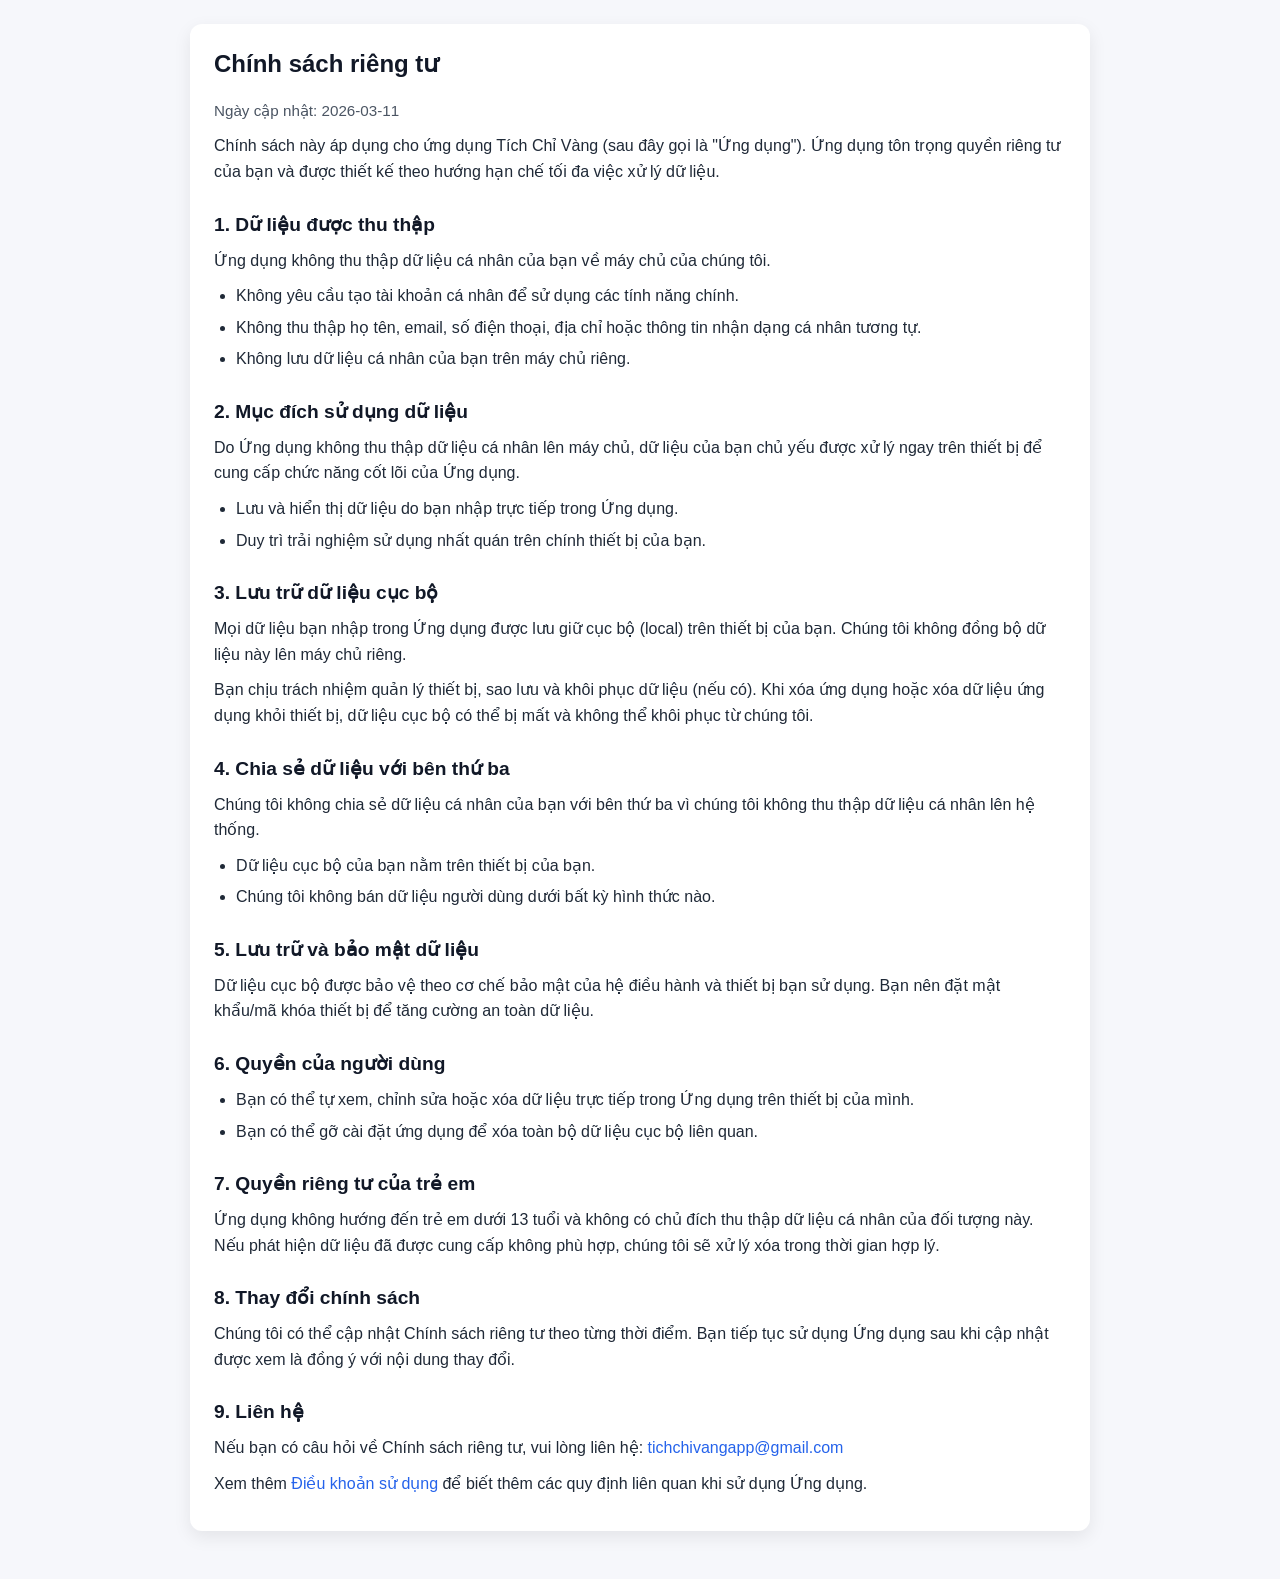
<file: privacy_policy.html>
<!DOCTYPE html>
<html lang="vi">
<head>
	<meta charset="UTF-8" />
	<meta name="viewport" content="width=device-width, initial-scale=1.0" />
	<title>Chính Sách Riêng Tư - Tích Chỉ Vàng</title>
	<style>
		body {
			margin: 0;
			font-family: -apple-system, BlinkMacSystemFont, "Segoe UI", Roboto, Helvetica, Arial, sans-serif;
			line-height: 1.6;
			background: #f6f7fb;
			color: #1f2937;
		}

		.container {
			max-width: 900px;
			margin: 0 auto;
			padding: 24px 16px 48px;
		}

		.card {
			background: #ffffff;
			border-radius: 12px;
			padding: 24px;
			box-shadow: 0 6px 18px rgba(0, 0, 0, 0.08);
		}

		h1, h2 {
			line-height: 1.3;
			margin-top: 0;
			color: #111827;
		}

		h2 {
			margin-top: 28px;
			margin-bottom: 10px;
			font-size: 1.2rem;
		}

		p {
			margin: 10px 0;
		}

		ul {
			padding-left: 22px;
			margin: 8px 0;
		}

		li {
			margin: 6px 0;
		}

		a {
			color: #2563eb;
			text-decoration: none;
		}

		a:hover {
			text-decoration: underline;
		}

		.meta {
			font-size: 0.95rem;
			color: #4b5563;
		}

		.nav-link {
			display: inline-block;
			margin-top: 12px;
			font-weight: 600;
		}

		@media (max-width: 640px) {
			.card {
				padding: 18px;
				border-radius: 10px;
			}
		}
	</style>
</head>
<body>
	<main class="container">
		<article class="card">
			<h1>Chính sách riêng tư</h1>
			<p class="meta">Ngày cập nhật: 2026-03-11</p>
			<p>
				Chính sách này áp dụng cho ứng dụng Tích Chỉ Vàng (sau đây gọi là "Ứng dụng").
				Ứng dụng tôn trọng quyền riêng tư của bạn và được thiết kế theo hướng hạn chế tối đa việc xử lý dữ liệu.
			</p>

			<h2>1. Dữ liệu được thu thập</h2>
			<p>Ứng dụng không thu thập dữ liệu cá nhân của bạn về máy chủ của chúng tôi.</p>
			<ul>
				<li>Không yêu cầu tạo tài khoản cá nhân để sử dụng các tính năng chính.</li>
				<li>Không thu thập họ tên, email, số điện thoại, địa chỉ hoặc thông tin nhận dạng cá nhân tương tự.</li>
				<li>Không lưu dữ liệu cá nhân của bạn trên máy chủ riêng.</li>
			</ul>

			<h2>2. Mục đích sử dụng dữ liệu</h2>
			<p>
				Do Ứng dụng không thu thập dữ liệu cá nhân lên máy chủ, dữ liệu của bạn chủ yếu được xử lý ngay trên thiết bị
				để cung cấp chức năng cốt lõi của Ứng dụng.
			</p>
			<ul>
				<li>Lưu và hiển thị dữ liệu do bạn nhập trực tiếp trong Ứng dụng.</li>
				<li>Duy trì trải nghiệm sử dụng nhất quán trên chính thiết bị của bạn.</li>
			</ul>

			<h2>3. Lưu trữ dữ liệu cục bộ</h2>
			<p>
				Mọi dữ liệu bạn nhập trong Ứng dụng được lưu giữ cục bộ (local) trên thiết bị của bạn.
				Chúng tôi không đồng bộ dữ liệu này lên máy chủ riêng.
			</p>
			<p>
				Bạn chịu trách nhiệm quản lý thiết bị, sao lưu và khôi phục dữ liệu (nếu có). Khi xóa ứng dụng hoặc xóa dữ liệu
				ứng dụng khỏi thiết bị, dữ liệu cục bộ có thể bị mất và không thể khôi phục từ chúng tôi.
			</p>

			<h2>4. Chia sẻ dữ liệu với bên thứ ba</h2>
			<p>Chúng tôi không chia sẻ dữ liệu cá nhân của bạn với bên thứ ba vì chúng tôi không thu thập dữ liệu cá nhân lên hệ thống.</p>
			<ul>
				<li>Dữ liệu cục bộ của bạn nằm trên thiết bị của bạn.</li>
				<li>Chúng tôi không bán dữ liệu người dùng dưới bất kỳ hình thức nào.</li>
			</ul>

			<h2>5. Lưu trữ và bảo mật dữ liệu</h2>
			<p>
				Dữ liệu cục bộ được bảo vệ theo cơ chế bảo mật của hệ điều hành và thiết bị bạn sử dụng.
				Bạn nên đặt mật khẩu/mã khóa thiết bị để tăng cường an toàn dữ liệu.
			</p>

			<h2>6. Quyền của người dùng</h2>
			<ul>
				<li>Bạn có thể tự xem, chỉnh sửa hoặc xóa dữ liệu trực tiếp trong Ứng dụng trên thiết bị của mình.</li>
				<li>Bạn có thể gỡ cài đặt ứng dụng để xóa toàn bộ dữ liệu cục bộ liên quan.</li>
			</ul>

			<h2>7. Quyền riêng tư của trẻ em</h2>
			<p>
				Ứng dụng không hướng đến trẻ em dưới 13 tuổi và không có chủ đích thu thập dữ liệu cá nhân của đối tượng này.
				Nếu phát hiện dữ liệu đã được cung cấp không phù hợp, chúng tôi sẽ xử lý xóa trong thời gian hợp lý.
			</p>

			<h2>8. Thay đổi chính sách</h2>
			<p>
				Chúng tôi có thể cập nhật Chính sách riêng tư theo từng thời điểm. Bạn tiếp tục sử dụng Ứng dụng sau khi cập nhật
				được xem là đồng ý với nội dung thay đổi.
			</p>

			<h2>9. Liên hệ</h2>
			<p>
				Nếu bạn có câu hỏi về Chính sách riêng tư, vui lòng liên hệ:
				<a href="mailto:tichchivangapp@gmail.com">tichchivangapp@gmail.com</a>
			</p>

			<p>
				Xem thêm <a href="terms_and_conditions.html">Điều khoản sử dụng</a> để biết thêm các quy định liên quan khi sử dụng Ứng dụng.
			</p>
		</article>
	</main>
</body>
</html>
</file>
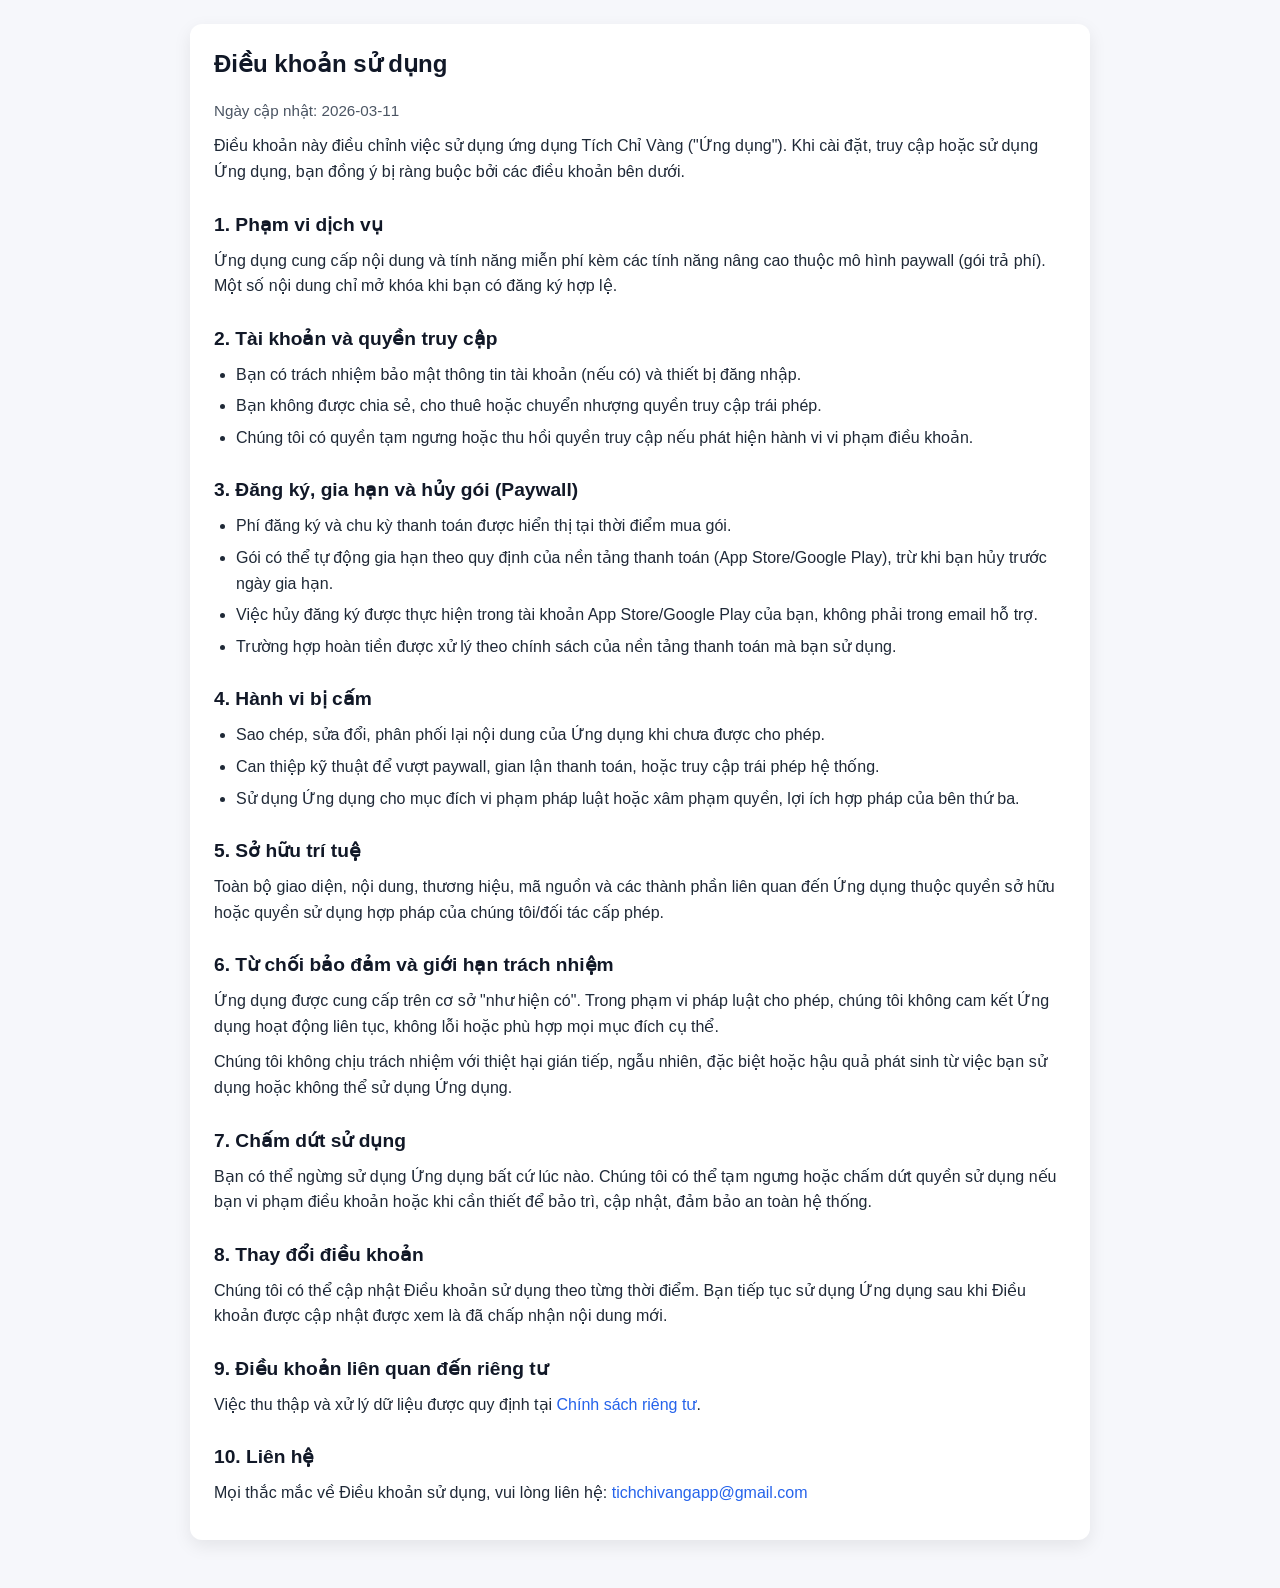
<file: terms_and_conditions.html>
<!DOCTYPE html>
<html lang="vi">
<head>
	<meta charset="UTF-8" />
	<meta name="viewport" content="width=device-width, initial-scale=1.0" />
	<title>Điều Khoản Sử Dụng - Tích Chỉ Vàng</title>
	<style>
		body {
			margin: 0;
			font-family: -apple-system, BlinkMacSystemFont, "Segoe UI", Roboto, Helvetica, Arial, sans-serif;
			line-height: 1.6;
			background: #f6f7fb;
			color: #1f2937;
		}

		.container {
			max-width: 900px;
			margin: 0 auto;
			padding: 24px 16px 48px;
		}

		.card {
			background: #ffffff;
			border-radius: 12px;
			padding: 24px;
			box-shadow: 0 6px 18px rgba(0, 0, 0, 0.08);
		}

		h1, h2 {
			line-height: 1.3;
			margin-top: 0;
			color: #111827;
		}

		h2 {
			margin-top: 28px;
			margin-bottom: 10px;
			font-size: 1.2rem;
		}

		p {
			margin: 10px 0;
		}

		ul {
			padding-left: 22px;
			margin: 8px 0;
		}

		li {
			margin: 6px 0;
		}

		a {
			color: #2563eb;
			text-decoration: none;
		}

		a:hover {
			text-decoration: underline;
		}

		.meta {
			font-size: 0.95rem;
			color: #4b5563;
		}

		@media (max-width: 640px) {
			.card {
				padding: 18px;
				border-radius: 10px;
			}
		}
	</style>
</head>
<body>
	<main class="container">
		<article class="card">
			<h1>Điều khoản sử dụng</h1>
			<p class="meta">Ngày cập nhật: 2026-03-11</p>
			<p>
				Điều khoản này điều chỉnh việc sử dụng ứng dụng Tích Chỉ Vàng ("Ứng dụng").
				Khi cài đặt, truy cập hoặc sử dụng Ứng dụng, bạn đồng ý bị ràng buộc bởi các điều khoản bên dưới.
			</p>

			<h2>1. Phạm vi dịch vụ</h2>
			<p>
				Ứng dụng cung cấp nội dung và tính năng miễn phí kèm các tính năng nâng cao thuộc mô hình paywall (gói trả phí).
				Một số nội dung chỉ mở khóa khi bạn có đăng ký hợp lệ.
			</p>

			<h2>2. Tài khoản và quyền truy cập</h2>
			<ul>
				<li>Bạn có trách nhiệm bảo mật thông tin tài khoản (nếu có) và thiết bị đăng nhập.</li>
				<li>Bạn không được chia sẻ, cho thuê hoặc chuyển nhượng quyền truy cập trái phép.</li>
				<li>Chúng tôi có quyền tạm ngưng hoặc thu hồi quyền truy cập nếu phát hiện hành vi vi phạm điều khoản.</li>
			</ul>

			<h2>3. Đăng ký, gia hạn và hủy gói (Paywall)</h2>
			<ul>
				<li>Phí đăng ký và chu kỳ thanh toán được hiển thị tại thời điểm mua gói.</li>
				<li>Gói có thể tự động gia hạn theo quy định của nền tảng thanh toán (App Store/Google Play), trừ khi bạn hủy trước ngày gia hạn.</li>
				<li>Việc hủy đăng ký được thực hiện trong tài khoản App Store/Google Play của bạn, không phải trong email hỗ trợ.</li>
				<li>Trường hợp hoàn tiền được xử lý theo chính sách của nền tảng thanh toán mà bạn sử dụng.</li>
			</ul>

			<h2>4. Hành vi bị cấm</h2>
			<ul>
				<li>Sao chép, sửa đổi, phân phối lại nội dung của Ứng dụng khi chưa được cho phép.</li>
				<li>Can thiệp kỹ thuật để vượt paywall, gian lận thanh toán, hoặc truy cập trái phép hệ thống.</li>
				<li>Sử dụng Ứng dụng cho mục đích vi phạm pháp luật hoặc xâm phạm quyền, lợi ích hợp pháp của bên thứ ba.</li>
			</ul>

			<h2>5. Sở hữu trí tuệ</h2>
			<p>
				Toàn bộ giao diện, nội dung, thương hiệu, mã nguồn và các thành phần liên quan đến Ứng dụng
				thuộc quyền sở hữu hoặc quyền sử dụng hợp pháp của chúng tôi/đối tác cấp phép.
			</p>

			<h2>6. Từ chối bảo đảm và giới hạn trách nhiệm</h2>
			<p>
				Ứng dụng được cung cấp trên cơ sở "như hiện có". Trong phạm vi pháp luật cho phép,
				chúng tôi không cam kết Ứng dụng hoạt động liên tục, không lỗi hoặc phù hợp mọi mục đích cụ thể.
			</p>
			<p>
				Chúng tôi không chịu trách nhiệm với thiệt hại gián tiếp, ngẫu nhiên, đặc biệt hoặc hậu quả phát sinh
				từ việc bạn sử dụng hoặc không thể sử dụng Ứng dụng.
			</p>

			<h2>7. Chấm dứt sử dụng</h2>
			<p>
				Bạn có thể ngừng sử dụng Ứng dụng bất cứ lúc nào. Chúng tôi có thể tạm ngưng hoặc chấm dứt quyền sử dụng
				nếu bạn vi phạm điều khoản hoặc khi cần thiết để bảo trì, cập nhật, đảm bảo an toàn hệ thống.
			</p>

			<h2>8. Thay đổi điều khoản</h2>
			<p>
				Chúng tôi có thể cập nhật Điều khoản sử dụng theo từng thời điểm. Bạn tiếp tục sử dụng Ứng dụng sau khi
				Điều khoản được cập nhật được xem là đã chấp nhận nội dung mới.
			</p>

			<h2>9. Điều khoản liên quan đến riêng tư</h2>
			<p>
				Việc thu thập và xử lý dữ liệu được quy định tại
				<a href="privacy_policy.html">Chính sách riêng tư</a>.
			</p>

			<h2>10. Liên hệ</h2>
			<p>
				Mọi thắc mắc về Điều khoản sử dụng, vui lòng liên hệ:
				<a href="mailto:tichchivangapp@gmail.com">tichchivangapp@gmail.com</a>
			</p>
		</article>
	</main>
</body>
</html>
</file>
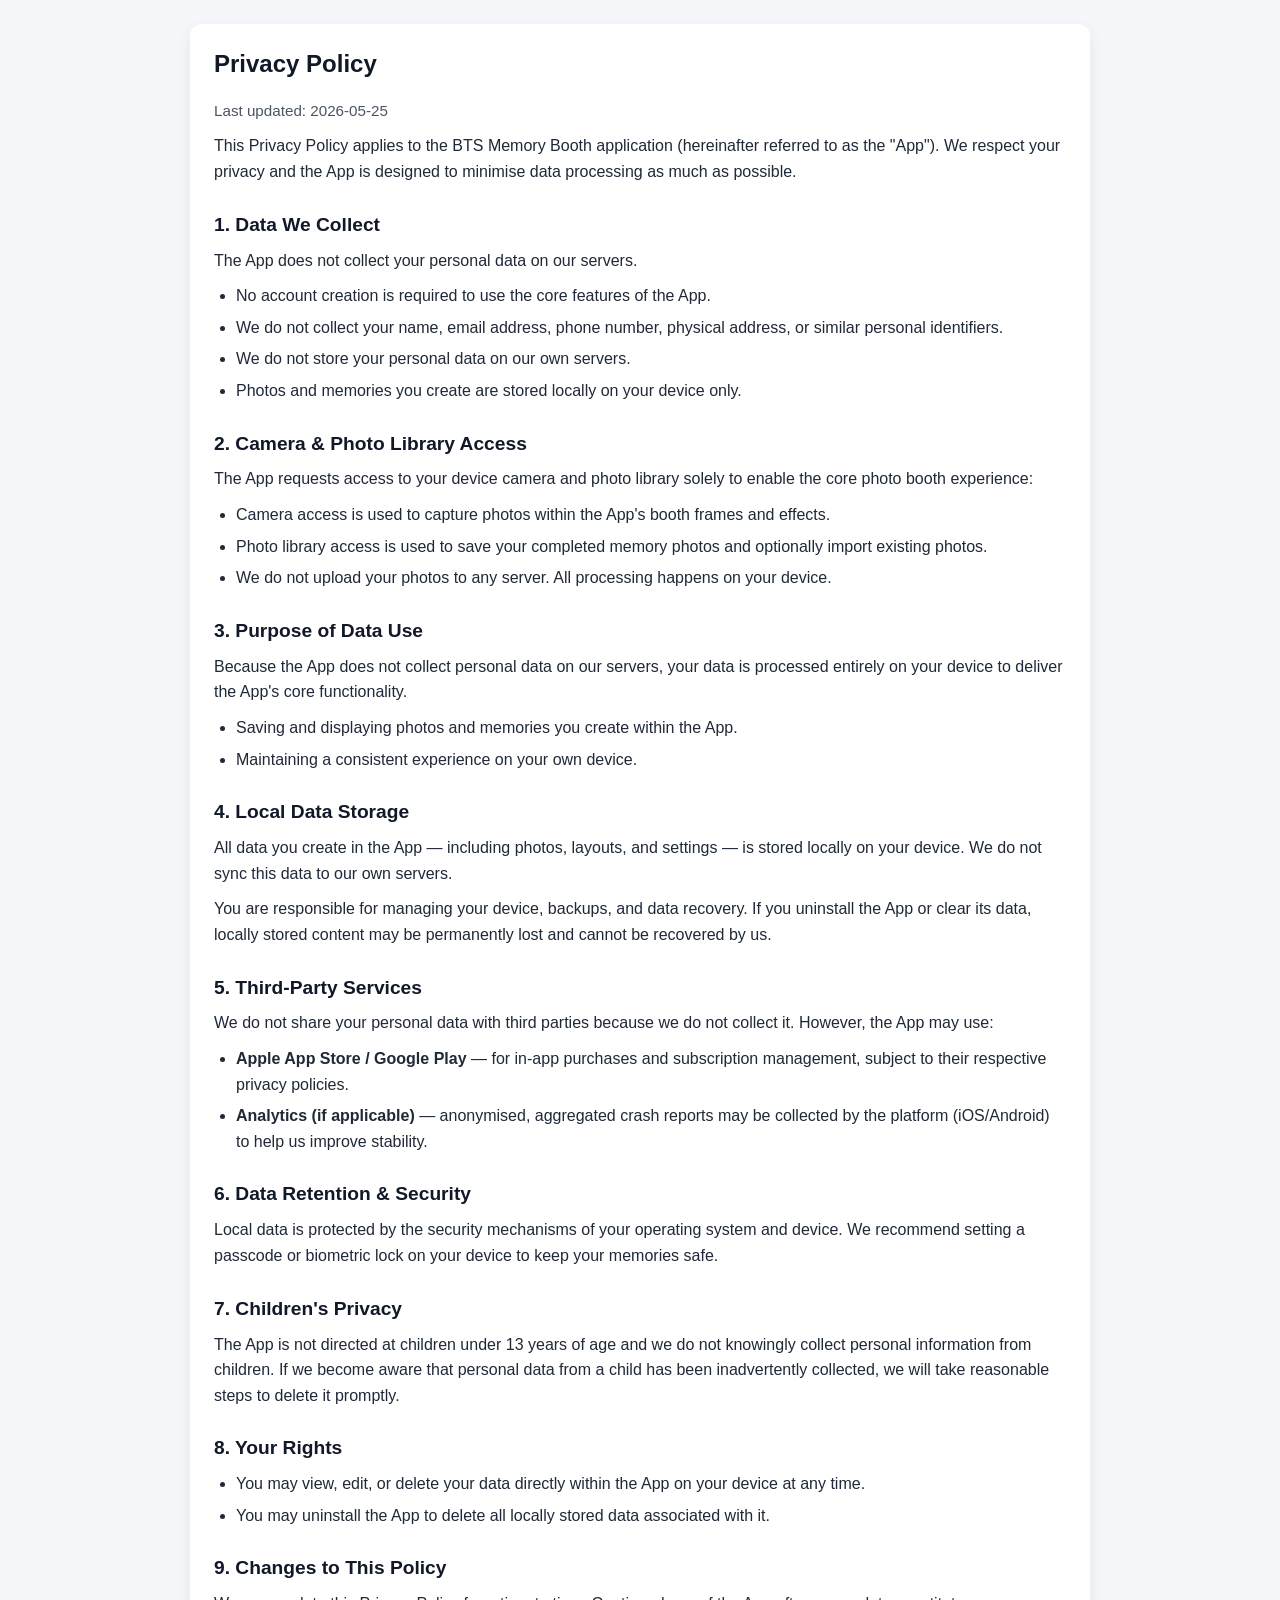
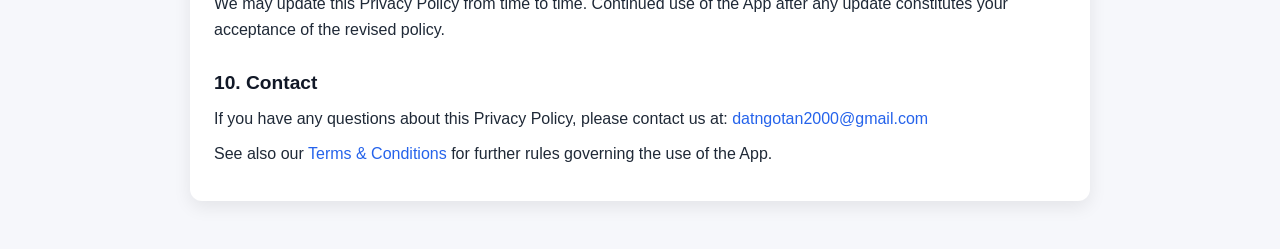
<file: bts-memory-booth/privacy_policy.html>
<!doctype html>
<html lang="en">
  <head>
    <meta charset="UTF-8" />
    <meta name="viewport" content="width=device-width, initial-scale=1.0" />
    <title>Privacy Policy - BTS Memory Booth</title>
    <style>
      body {
        margin: 0;
        font-family:
          -apple-system, BlinkMacSystemFont, "Segoe UI", Roboto, Helvetica,
          Arial, sans-serif;
        line-height: 1.6;
        background: #f6f7fb;
        color: #1f2937;
      }

      .container {
        max-width: 900px;
        margin: 0 auto;
        padding: 24px 16px 48px;
      }

      .card {
        background: #ffffff;
        border-radius: 12px;
        padding: 24px;
        box-shadow: 0 6px 18px rgba(0, 0, 0, 0.08);
      }

      h1,
      h2 {
        line-height: 1.3;
        margin-top: 0;
        color: #111827;
      }

      h2 {
        margin-top: 28px;
        margin-bottom: 10px;
        font-size: 1.2rem;
      }

      p {
        margin: 10px 0;
      }

      ul {
        padding-left: 22px;
        margin: 8px 0;
      }

      li {
        margin: 6px 0;
      }

      a {
        color: #2563eb;
        text-decoration: none;
      }

      a:hover {
        text-decoration: underline;
      }

      .meta {
        font-size: 0.95rem;
        color: #4b5563;
      }

      .nav-link {
        display: inline-block;
        margin-top: 12px;
        font-weight: 600;
      }

      @media (max-width: 640px) {
        .card {
          padding: 18px;
          border-radius: 10px;
        }
      }
    </style>
  </head>
  <body>
    <main class="container">
      <article class="card">
        <h1>Privacy Policy</h1>
        <p class="meta">Last updated: 2026-05-25</p>
        <p>
          This Privacy Policy applies to the BTS Memory Booth application
          (hereinafter referred to as the "App"). We respect your privacy and
          the App is designed to minimise data processing as much as possible.
        </p>

        <h2>1. Data We Collect</h2>
        <p>The App does not collect your personal data on our servers.</p>
        <ul>
          <li>
            No account creation is required to use the core features of the App.
          </li>
          <li>
            We do not collect your name, email address, phone number, physical
            address, or similar personal identifiers.
          </li>
          <li>We do not store your personal data on our own servers.</li>
          <li>
            Photos and memories you create are stored locally on your device
            only.
          </li>
        </ul>

        <h2>2. Camera &amp; Photo Library Access</h2>
        <p>
          The App requests access to your device camera and photo library solely
          to enable the core photo booth experience:
        </p>
        <ul>
          <li>
            Camera access is used to capture photos within the App's booth
            frames and effects.
          </li>
          <li>
            Photo library access is used to save your completed memory photos
            and optionally import existing photos.
          </li>
          <li>
            We do not upload your photos to any server. All processing happens
            on your device.
          </li>
        </ul>

        <h2>3. Purpose of Data Use</h2>
        <p>
          Because the App does not collect personal data on our servers, your
          data is processed entirely on your device to deliver the App's core
          functionality.
        </p>
        <ul>
          <li>
            Saving and displaying photos and memories you create within the App.
          </li>
          <li>Maintaining a consistent experience on your own device.</li>
        </ul>

        <h2>4. Local Data Storage</h2>
        <p>
          All data you create in the App — including photos, layouts, and
          settings — is stored locally on your device. We do not sync this data
          to our own servers.
        </p>
        <p>
          You are responsible for managing your device, backups, and data
          recovery. If you uninstall the App or clear its data, locally stored
          content may be permanently lost and cannot be recovered by us.
        </p>

        <h2>5. Third-Party Services</h2>
        <p>
          We do not share your personal data with third parties because we do
          not collect it. However, the App may use:
        </p>
        <ul>
          <li>
            <strong>Apple App Store / Google Play</strong> — for in-app
            purchases and subscription management, subject to their respective
            privacy policies.
          </li>
          <li>
            <strong>Analytics (if applicable)</strong> — anonymised, aggregated
            crash reports may be collected by the platform (iOS/Android) to help
            us improve stability.
          </li>
        </ul>

        <h2>6. Data Retention &amp; Security</h2>
        <p>
          Local data is protected by the security mechanisms of your operating
          system and device. We recommend setting a passcode or biometric lock
          on your device to keep your memories safe.
        </p>

        <h2>7. Children's Privacy</h2>
        <p>
          The App is not directed at children under 13 years of age and we do
          not knowingly collect personal information from children. If we become
          aware that personal data from a child has been inadvertently
          collected, we will take reasonable steps to delete it promptly.
        </p>

        <h2>8. Your Rights</h2>
        <ul>
          <li>
            You may view, edit, or delete your data directly within the App on
            your device at any time.
          </li>
          <li>
            You may uninstall the App to delete all locally stored data
            associated with it.
          </li>
        </ul>

        <h2>9. Changes to This Policy</h2>
        <p>
          We may update this Privacy Policy from time to time. Continued use of
          the App after any update constitutes your acceptance of the revised
          policy.
        </p>

        <h2>10. Contact</h2>
        <p>
          If you have any questions about this Privacy Policy, please contact us
          at:
          <a href="mailto:datngotan2000@gmail.com">datngotan2000@gmail.com</a>
        </p>

        <p>
          See also our
          <a href="terms_and_conditions.html">Terms &amp; Conditions</a> for
          further rules governing the use of the App.
        </p>
      </article>
    </main>
  </body>
</html>
</file>
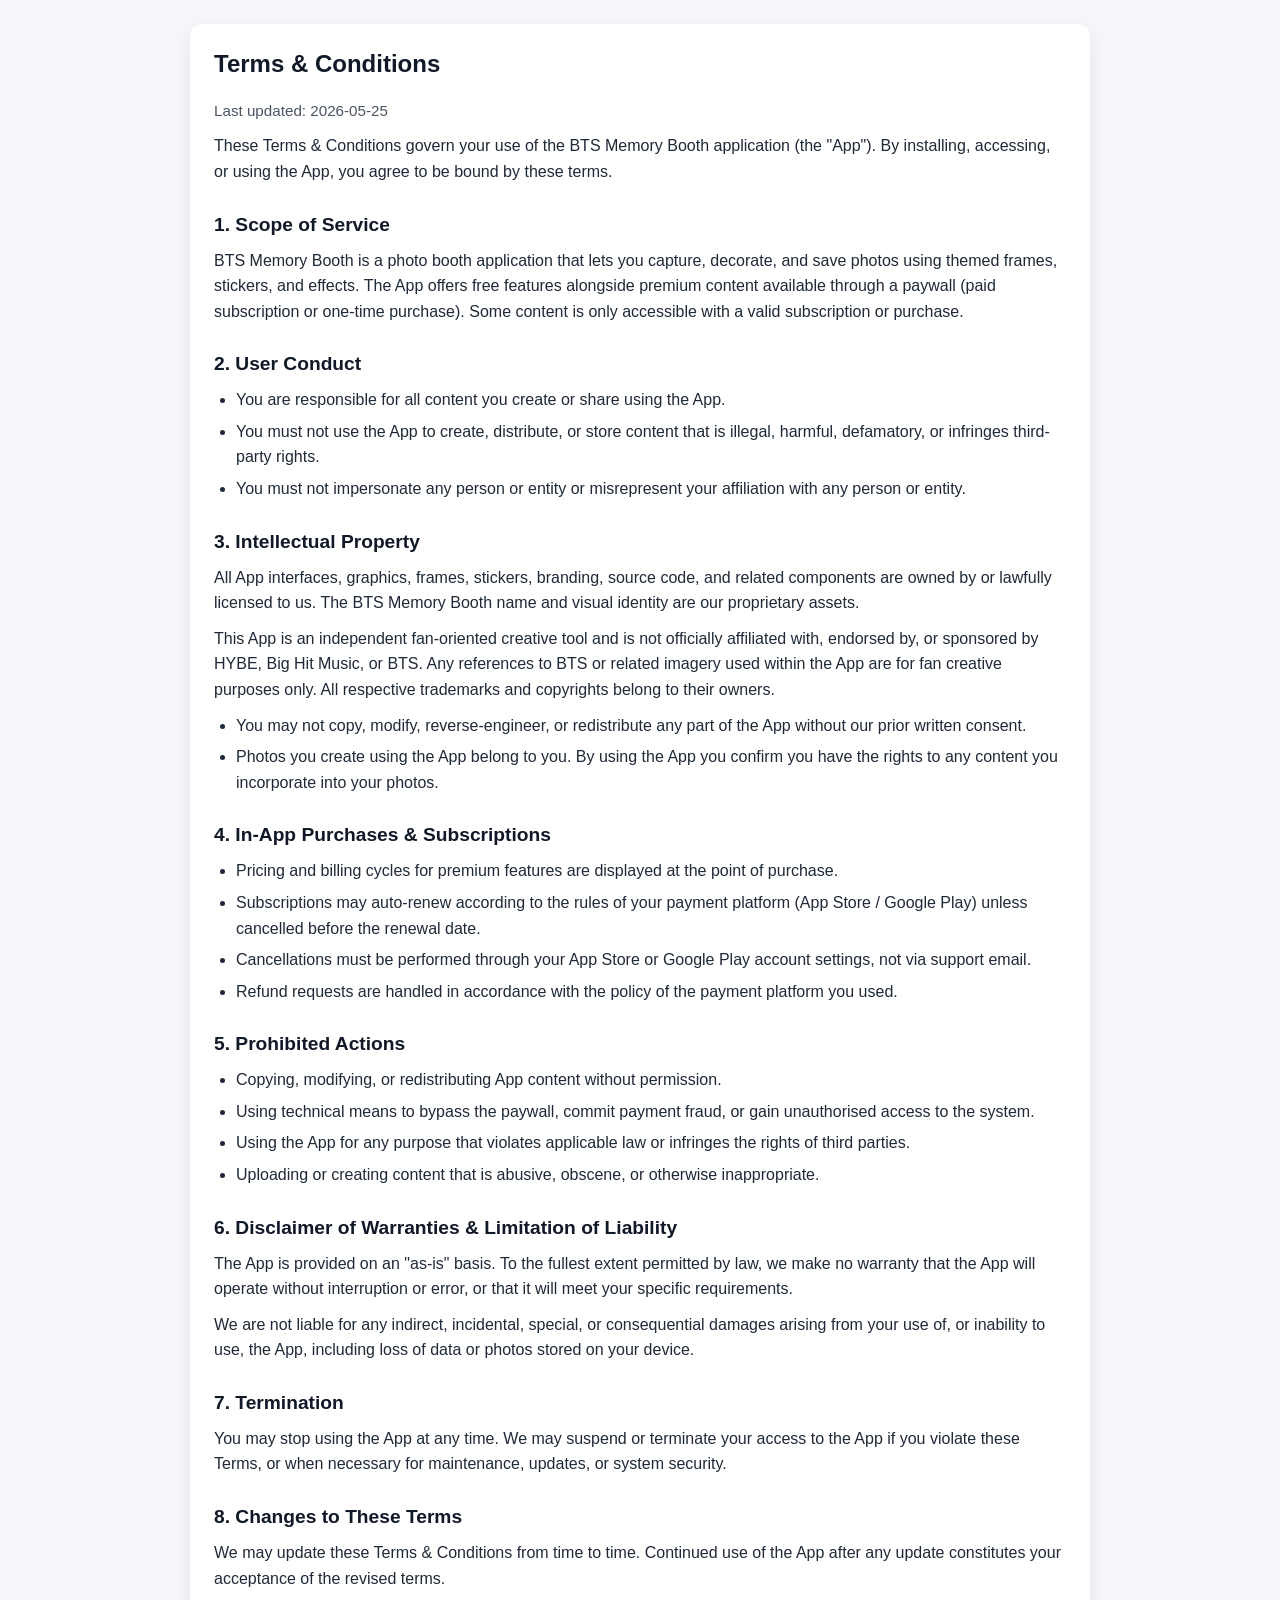
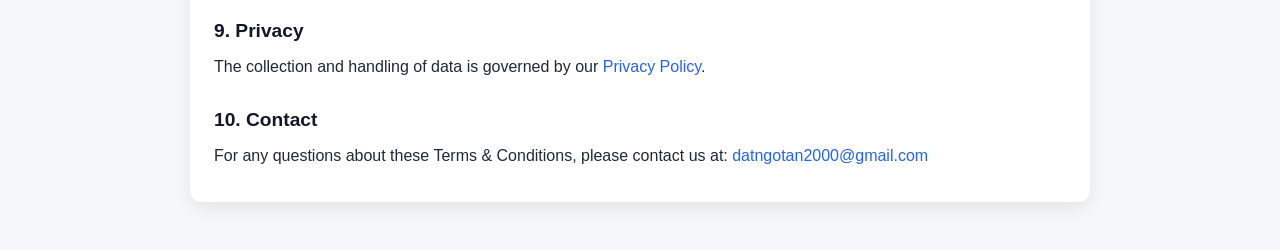
<file: bts-memory-booth/terms_and_conditions.html>
<!doctype html>
<html lang="en">
  <head>
    <meta charset="UTF-8" />
    <meta name="viewport" content="width=device-width, initial-scale=1.0" />
    <title>Terms &amp; Conditions - BTS Memory Booth</title>
    <style>
      body {
        margin: 0;
        font-family:
          -apple-system, BlinkMacSystemFont, "Segoe UI", Roboto, Helvetica,
          Arial, sans-serif;
        line-height: 1.6;
        background: #f6f7fb;
        color: #1f2937;
      }

      .container {
        max-width: 900px;
        margin: 0 auto;
        padding: 24px 16px 48px;
      }

      .card {
        background: #ffffff;
        border-radius: 12px;
        padding: 24px;
        box-shadow: 0 6px 18px rgba(0, 0, 0, 0.08);
      }

      h1,
      h2 {
        line-height: 1.3;
        margin-top: 0;
        color: #111827;
      }

      h2 {
        margin-top: 28px;
        margin-bottom: 10px;
        font-size: 1.2rem;
      }

      p {
        margin: 10px 0;
      }

      ul {
        padding-left: 22px;
        margin: 8px 0;
      }

      li {
        margin: 6px 0;
      }

      a {
        color: #2563eb;
        text-decoration: none;
      }

      a:hover {
        text-decoration: underline;
      }

      .meta {
        font-size: 0.95rem;
        color: #4b5563;
      }

      @media (max-width: 640px) {
        .card {
          padding: 18px;
          border-radius: 10px;
        }
      }
    </style>
  </head>
  <body>
    <main class="container">
      <article class="card">
        <h1>Terms &amp; Conditions</h1>
        <p class="meta">Last updated: 2026-05-25</p>
        <p>
          These Terms &amp; Conditions govern your use of the BTS Memory Booth
          application (the "App"). By installing, accessing, or using the App,
          you agree to be bound by these terms.
        </p>

        <h2>1. Scope of Service</h2>
        <p>
          BTS Memory Booth is a photo booth application that lets you capture,
          decorate, and save photos using themed frames, stickers, and effects.
          The App offers free features alongside premium content available
          through a paywall (paid subscription or one-time purchase). Some
          content is only accessible with a valid subscription or purchase.
        </p>

        <h2>2. User Conduct</h2>
        <ul>
          <li>
            You are responsible for all content you create or share using the
            App.
          </li>
          <li>
            You must not use the App to create, distribute, or store content
            that is illegal, harmful, defamatory, or infringes third-party
            rights.
          </li>
          <li>
            You must not impersonate any person or entity or misrepresent your
            affiliation with any person or entity.
          </li>
        </ul>

        <h2>3. Intellectual Property</h2>
        <p>
          All App interfaces, graphics, frames, stickers, branding, source code,
          and related components are owned by or lawfully licensed to us. The
          BTS Memory Booth name and visual identity are our proprietary assets.
        </p>
        <p>
          This App is an independent fan-oriented creative tool and is not
          officially affiliated with, endorsed by, or sponsored by HYBE, Big Hit
          Music, or BTS. Any references to BTS or related imagery used within
          the App are for fan creative purposes only. All respective trademarks
          and copyrights belong to their owners.
        </p>
        <ul>
          <li>
            You may not copy, modify, reverse-engineer, or redistribute any part
            of the App without our prior written consent.
          </li>
          <li>
            Photos you create using the App belong to you. By using the App you
            confirm you have the rights to any content you incorporate into your
            photos.
          </li>
        </ul>

        <h2>4. In-App Purchases &amp; Subscriptions</h2>
        <ul>
          <li>
            Pricing and billing cycles for premium features are displayed at the
            point of purchase.
          </li>
          <li>
            Subscriptions may auto-renew according to the rules of your payment
            platform (App Store / Google Play) unless cancelled before the
            renewal date.
          </li>
          <li>
            Cancellations must be performed through your App Store or Google
            Play account settings, not via support email.
          </li>
          <li>
            Refund requests are handled in accordance with the policy of the
            payment platform you used.
          </li>
        </ul>

        <h2>5. Prohibited Actions</h2>
        <ul>
          <li>
            Copying, modifying, or redistributing App content without
            permission.
          </li>
          <li>
            Using technical means to bypass the paywall, commit payment fraud,
            or gain unauthorised access to the system.
          </li>
          <li>
            Using the App for any purpose that violates applicable law or
            infringes the rights of third parties.
          </li>
          <li>
            Uploading or creating content that is abusive, obscene, or otherwise
            inappropriate.
          </li>
        </ul>

        <h2>6. Disclaimer of Warranties &amp; Limitation of Liability</h2>
        <p>
          The App is provided on an "as-is" basis. To the fullest extent
          permitted by law, we make no warranty that the App will operate
          without interruption or error, or that it will meet your specific
          requirements.
        </p>
        <p>
          We are not liable for any indirect, incidental, special, or
          consequential damages arising from your use of, or inability to use,
          the App, including loss of data or photos stored on your device.
        </p>

        <h2>7. Termination</h2>
        <p>
          You may stop using the App at any time. We may suspend or terminate
          your access to the App if you violate these Terms, or when necessary
          for maintenance, updates, or system security.
        </p>

        <h2>8. Changes to These Terms</h2>
        <p>
          We may update these Terms &amp; Conditions from time to time.
          Continued use of the App after any update constitutes your acceptance
          of the revised terms.
        </p>

        <h2>9. Privacy</h2>
        <p>
          The collection and handling of data is governed by our
          <a href="privacy_policy.html">Privacy Policy</a>.
        </p>

        <h2>10. Contact</h2>
        <p>
          For any questions about these Terms &amp; Conditions, please contact
          us at:
          <a href="mailto:datngotan2000@gmail.com">datngotan2000@gmail.com</a>
        </p>
      </article>
    </main>
  </body>
</html>
</file>
<file: style/style.css>
:root {
  --bg-primary: #0a0d14;
  --bg-secondary: #111726;
  --bg-tertiary: #172138;
  --bg-card: rgba(19, 27, 46, 0.75);
  --bg-card-hover: rgba(28, 38, 64, 0.85);
  --bg-glass: rgba(17, 24, 39, 0.7);

  --gold-primary: #f59e0b;
  --gold-light: #fbbf24;
  --gold-accent: #fde047;
  --gold-deep: #d97706;
  --gold-glow: rgba(245, 158, 11, 0.25);
  --gold-gradient: linear-gradient(135deg, #ffd700 0%, #f59e0b 50%, #d97706 100%);
  --gold-gradient-soft: linear-gradient(135deg, rgba(251, 191, 36, 0.15) 0%, rgba(217, 119, 6, 0.05) 100%);

  --silver-primary: #94a3b8;
  --silver-light: #e2e8f0;
  --green-up: #10b981;
  --red-down: #ef4444;

  --text-primary: #f8fafc;
  --text-secondary: #94a3b8;
  --text-muted: #64748b;

  --border-light: rgba(255, 255, 255, 0.08);
  --border-gold: rgba(245, 158, 11, 0.25);
  --border-gold-bright: rgba(251, 191, 36, 0.5);

  --radius-sm: 8px;
  --radius-md: 14px;
  --radius-lg: 20px;
  --radius-xl: 28px;
  --radius-full: 9999px;

  --shadow-sm: 0 4px 12px rgba(0, 0, 0, 0.25);
  --shadow-md: 0 10px 30px rgba(0, 0, 0, 0.4);
  --shadow-lg: 0 20px 50px rgba(0, 0, 0, 0.6);
  --shadow-gold: 0 10px 30px rgba(245, 158, 11, 0.25);

  --font-family: 'Plus Jakarta Sans', -apple-system, BlinkMacSystemFont, "Segoe UI", Roboto, sans-serif;
  --transition: all 0.25s cubic-bezier(0.16, 1, 0.3, 1);
}

*,
*::before,
*::after {
  box-sizing: border-box;
  margin: 0;
  padding: 0;
}

html {
  scroll-behavior: smooth;
  font-size: 16px;
  background-color: var(--bg-primary);
  color: var(--text-primary);
  font-family: var(--font-family);
  -webkit-font-smoothing: antialiased;
}

body {
  overflow-x: hidden;
  background-color: var(--bg-primary);
  background-image:
    radial-gradient(circle at 15% 15%, rgba(245, 158, 11, 0.08) 0%, transparent 40%),
    radial-gradient(circle at 85% 30%, rgba(217, 119, 6, 0.06) 0%, transparent 45%),
    radial-gradient(circle at 50% 80%, rgba(245, 158, 11, 0.05) 0%, transparent 50%);
  background-attachment: fixed;
  line-height: 1.6;
}

/* Container */
.container {
  max-width: 1200px;
  margin: 0 auto;
  padding: 0 24px;
}

/* Typography Helpers */
.gradient-text {
  background: var(--gold-gradient);
  -webkit-background-clip: text;
  -webkit-text-fill-color: transparent;
  display: inline-block;
}

.text-gold {
  color: var(--gold-light);
}

/* Navbar */
.navbar {
  position: fixed;
  top: 0;
  left: 0;
  right: 0;
  z-index: 1000;
  padding: 16px 0;
  transition: var(--transition);
  background: transparent;
}

.navbar.scrolled {
  background: rgba(10, 13, 20, 0.85);
  backdrop-filter: blur(20px);
  -webkit-backdrop-filter: blur(20px);
  border-bottom: 1px solid var(--border-light);
  padding: 12px 0;
  box-shadow: 0 4px 20px rgba(0, 0, 0, 0.3);
}

.nav-container {
  display: flex;
  align-items: center;
  justify-content: space-between;
}

.brand {
  display: flex;
  align-items: center;
  gap: 12px;
  text-decoration: none;
}

.brand-icon {
  width: 44px;
  height: 44px;
  border-radius: 12px;
  overflow: hidden;
  box-shadow: 0 0 16px var(--gold-glow);
  border: 1px solid var(--border-gold);
  flex-shrink: 0;
}

.brand-icon img {
  width: 100%;
  height: 100%;
  object-fit: cover;
  display: block;
}

.brand-text-wrap {
  display: flex;
  flex-direction: column;
}

.brand-title {
  font-size: 1.15rem;
  font-weight: 800;
  letter-spacing: -0.01em;
  color: #ffffff;
}

.brand-subtitle {
  font-size: 0.72rem;
  font-weight: 500;
  color: var(--gold-light);
  letter-spacing: 0.05em;
  text-transform: uppercase;
}

.nav-links {
  display: flex;
  align-items: center;
  gap: 32px;
  list-style: none;
}

.nav-link {
  color: var(--text-secondary);
  text-decoration: none;
  font-size: 0.95rem;
  font-weight: 500;
  transition: var(--transition);
  position: relative;
}

.nav-link:hover,
.nav-link.active {
  color: #ffffff;
}

.nav-link:hover::after {
  content: '';
  position: absolute;
  bottom: -4px;
  left: 0;
  width: 100%;
  height: 2px;
  background: var(--gold-gradient);
  border-radius: 2px;
}

.nav-actions {
  display: flex;
  align-items: center;
  gap: 16px;
}

.mobile-toggle {
  display: none;
  background: none;
  border: none;
  color: var(--text-primary);
  font-size: 1.5rem;
  cursor: pointer;
  padding: 8px;
}

/* Buttons */
.btn {
  display: inline-flex;
  align-items: center;
  justify-content: center;
  gap: 10px;
  padding: 12px 24px;
  border-radius: var(--radius-md);
  font-size: 0.95rem;
  font-weight: 600;
  text-decoration: none;
  cursor: pointer;
  transition: var(--transition);
  border: 1px solid transparent;
}

.btn-primary {
  background: var(--gold-gradient);
  color: #0b0f19;
  box-shadow: var(--shadow-gold);
  font-weight: 700;
}

.btn-primary:hover {
  transform: translateY(-2px);
  box-shadow: 0 12px 36px rgba(245, 158, 11, 0.4);
  filter: brightness(1.08);
}

.btn-secondary {
  background: rgba(255, 255, 255, 0.05);
  color: #ffffff;
  border: 1px solid var(--border-light);
  backdrop-filter: blur(10px);
}

.btn-secondary:hover {
  background: rgba(255, 255, 255, 0.1);
  border-color: rgba(255, 255, 255, 0.2);
  transform: translateY(-2px);
}

.btn-store {
  padding: 12px 22px;
  border-radius: var(--radius-md);
  display: inline-flex;
  align-items: center;
  gap: 12px;
  text-decoration: none;
  transition: var(--transition);
  min-width: 190px;
}

.btn-store.google-play {
  background: linear-gradient(135deg, #1c2638 0%, #111726 100%);
  border: 1px solid var(--border-gold);
  color: #ffffff;
  box-shadow: 0 8px 24px rgba(0, 0, 0, 0.4);
}

.btn-store.google-play:hover {
  border-color: var(--gold-primary);
  transform: translateY(-3px);
  box-shadow: 0 12px 30px rgba(245, 158, 11, 0.25);
}

.btn-store.app-store {
  background: linear-gradient(135deg, #1c2638 0%, #111726 100%);
  border: 1px solid rgba(255, 255, 255, 0.16);
  color: #ffffff;
  box-shadow: 0 8px 24px rgba(0, 0, 0, 0.4);
}

.btn-store.app-store:hover {
  background: linear-gradient(135deg, #24324a 0%, #161e31 100%);
  border-color: rgba(255, 255, 255, 0.4);
  transform: translateY(-3px);
  box-shadow: 0 12px 30px rgba(255, 255, 255, 0.12);
}

.btn-store-icon {
  width: 28px;
  height: 28px;
  display: flex;
  align-items: center;
  justify-content: center;
  flex-shrink: 0;
}

.btn-store-text {
  display: flex;
  flex-direction: column;
  text-align: left;
}

.btn-store-small {
  font-size: 0.72rem;
  color: var(--text-secondary);
  text-transform: uppercase;
  letter-spacing: 0.04em;
  font-weight: 500;
  line-height: 1.2;
}

.btn-store-large {
  font-size: 1.02rem;
  font-weight: 700;
  color: #ffffff;
  line-height: 1.2;
}


/* Hero Section */
.hero-section {
  padding-top: 150px;
  padding-bottom: 80px;
  position: relative;
  overflow: hidden;
}

.hero-glow {
  position: absolute;
  top: 10%;
  left: 50%;
  transform: translateX(-50%);
  width: 600px;
  height: 400px;
  background: radial-gradient(circle, rgba(245, 158, 11, 0.15) 0%, transparent 70%);
  filter: blur(80px);
  pointer-events: none;
  z-index: 0;
}

.hero-grid {
  display: grid;
  grid-template-columns: 1.15fr 0.85fr;
  gap: 50px;
  align-items: center;
  position: relative;
  z-index: 1;
}

.hero-content {
  display: flex;
  flex-direction: column;
}

.announcement-badge {
  display: inline-flex;
  align-items: center;
  gap: 8px;
  padding: 6px 16px;
  border-radius: var(--radius-full);
  background: rgba(245, 158, 11, 0.1);
  border: 1px solid var(--border-gold);
  color: var(--gold-light);
  font-size: 0.85rem;
  font-weight: 600;
  margin-bottom: 24px;
  width: fit-content;
  backdrop-filter: blur(10px);
}

.pulse-dot {
  width: 8px;
  height: 8px;
  border-radius: 50%;
  background-color: var(--green-up);
  box-shadow: 0 0 10px var(--green-up);
  animation: pulseAnimation 2s infinite;
}

@keyframes pulseAnimation {
  0% {
    transform: scale(0.95);
    box-shadow: 0 0 0 0 rgba(16, 185, 129, 0.7);
  }

  70% {
    transform: scale(1.1);
    box-shadow: 0 0 0 8px rgba(16, 185, 129, 0);
  }

  100% {
    transform: scale(0.95);
    box-shadow: 0 0 0 0 rgba(16, 185, 129, 0);
  }
}

.hero-title {
  font-size: 3.4rem;
  line-height: 1.15;
  font-weight: 800;
  letter-spacing: -0.02em;
  margin-bottom: 20px;
}

.hero-desc {
  font-size: 1.12rem;
  color: var(--text-secondary);
  line-height: 1.7;
  margin-bottom: 32px;
  max-width: 600px;
}

.hero-actions {
  display: flex;
  flex-wrap: wrap;
  gap: 16px;
  margin-bottom: 40px;
}

.hero-rating-proof {
  display: inline-flex;
  align-items: center;
  gap: 10px;
  background: rgba(245, 158, 11, 0.08);
  border: 1px solid var(--border-gold);
  border-radius: var(--radius-full);
  padding: 6px 16px;
  margin-bottom: 24px;
  width: fit-content;
}

.hero-rating-proof .rating-stars {
  color: #fbbf24;
  font-size: 0.95rem;
  letter-spacing: 2px;
}

.hero-rating-proof .rating-text {
  font-size: 0.88rem;
  color: var(--text-primary);
}

.hero-rating-proof .rating-text strong {
  color: #fbbf24;
}

.hero-stats {
  display: grid;
  grid-template-columns: repeat(4, 1fr);
  gap: 20px;
  padding-top: 24px;
  border-top: 1px solid var(--border-light);
}

.stat-item {
  display: flex;
  flex-direction: column;
}

.stat-value {
  font-size: 1.8rem;
  font-weight: 800;
  color: #ffffff;
  display: flex;
  align-items: baseline;
  gap: 4px;
}

.stat-value span {
  color: var(--gold-primary);
}

.stat-label {
  font-size: 0.85rem;
  color: var(--text-muted);
  font-weight: 500;
}

/* Phone Mockup */
.hero-visual {
  display: flex;
  justify-content: center;
  position: relative;
}

/* Authentic App Screen Mockup based on App Screenshot */
.phone-wrapper {
  position: relative;
  width: 350px;
  max-width: 100%;
}

.phone-frame {
  width: 100%;
  background: #1e2638;
  border-radius: 46px;
  border: 9px solid #232d42;
  box-shadow:
    0 25px 65px rgba(0, 0, 0, 0.75),
    0 0 45px rgba(245, 158, 11, 0.18),
    inset 0 0 4px rgba(255, 255, 255, 0.2);
  overflow: hidden;
  position: relative;
  z-index: 2;
}

/* Light Theme App Screen */
.phone-screen-light {
  background: #fbf9f5;
  color: #1c1917;
  font-family: -apple-system, BlinkMacSystemFont, "Segoe UI", Roboto, sans-serif;
  padding: 12px 14px 24px;
  position: relative;
  display: flex;
  flex-direction: column;
  gap: 10px;
  user-select: none;
  min-height: 580px;
}

/* Status Bar */
.app-status-bar {
  display: flex;
  justify-content: space-between;
  align-items: center;
  padding: 2px 8px 6px;
  font-size: 0.8rem;
  font-weight: 700;
  color: #1c1917;
}

.app-status-time {
  letter-spacing: -0.02em;
}

.app-dynamic-island {
  width: 80px;
  height: 18px;
  background: #000000;
  border-radius: 20px;
  margin: 0 auto;
  position: relative;
}

.app-dynamic-island::after {
  content: '';
  position: absolute;
  right: 14px;
  top: 5px;
  width: 7px;
  height: 7px;
  border-radius: 50%;
  background: #111827;
}

.app-status-icons {
  display: flex;
  align-items: center;
  gap: 5px;
  font-size: 0.75rem;
}

/* Sub-header timestamp */
.app-timestamp-row {
  display: flex;
  justify-content: flex-end;
  font-size: 0.68rem;
  color: #78716c;
  padding-right: 4px;
}

/* Search and Filter Row */
.app-search-filter-row {
  display: flex;
  gap: 8px;
  align-items: center;
}

.app-search-input-box {
  flex: 1;
  display: flex;
  align-items: center;
  gap: 8px;
  background: #ffffff;
  border: 1px solid #e7e5e4;
  border-radius: 14px;
  padding: 7px 12px;
  box-shadow: 0 1px 2px rgba(0, 0, 0, 0.03);
}

.app-search-input-box input {
  border: none;
  background: transparent;
  outline: none;
  width: 100%;
  font-size: 0.75rem;
  color: #1c1917;
  font-family: inherit;
}

.app-search-input-box input::placeholder {
  color: #a8a29e;
}

.app-filter-tune-btn {
  width: 38px;
  height: 38px;
  background: #ffffff;
  border: 1px solid #e7e5e4;
  border-radius: 12px;
  display: flex;
  align-items: center;
  justify-content: center;
  cursor: pointer;
  color: #44403c;
  box-shadow: 0 1px 2px rgba(0, 0, 0, 0.03);
  transition: var(--transition);
  flex-shrink: 0;
}

.app-filter-tune-btn:hover {
  background: #f5f5f4;
}

/* Dropdown Filters Row */
.app-dropdown-filters-row {
  display: flex;
  gap: 6px;
  align-items: center;
  overflow-x: auto;
  scrollbar-width: none;
  padding-bottom: 2px;
}

.app-dropdown-filters-row::-webkit-scrollbar {
  display: none;
}

.app-dropdown-filter-chip {
  background: #ffffff;
  border: 1px solid #e7e5e4;
  border-radius: 12px;
  padding: 5px 8px;
  display: flex;
  flex-direction: column;
  min-width: 72px;
  cursor: pointer;
  box-shadow: 0 1px 2px rgba(0, 0, 0, 0.02);
  transition: var(--transition);
}

.app-dropdown-filter-chip:hover {
  border-color: #d6d3d1;
}

.app-dropdown-filter-label {
  font-size: 0.6rem;
  font-weight: 700;
  color: #1c1917;
  line-height: 1.1;
}

.app-dropdown-filter-val {
  font-size: 0.65rem;
  color: #57534e;
  display: flex;
  align-items: center;
  justify-content: space-between;
  gap: 2px;
}

.app-add-source-btn {
  width: 34px;
  height: 34px;
  background: #ffffff;
  border: 1px solid #e7e5e4;
  border-radius: 12px;
  display: flex;
  align-items: center;
  justify-content: center;
  cursor: pointer;
  color: #292524;
  font-size: 1.1rem;
  font-weight: 600;
  flex-shrink: 0;
  box-shadow: 0 1px 2px rgba(0, 0, 0, 0.02);
  transition: var(--transition);
}

.app-add-source-btn:hover {
  background: #f5f5f4;
}

/* List Column Header */
.app-list-col-header {
  display: flex;
  justify-content: space-between;
  align-items: center;
  padding: 2px 4px 0;
  font-size: 0.72rem;
}

.app-col-brand-title {
  font-weight: 700;
  color: #57534e;
}

.app-col-unit-title {
  color: #78716c;
  font-size: 0.68rem;
}

/* Cards List */
.app-screenshot-cards-list {
  display: flex;
  flex-direction: column;
  gap: 9px;
  padding-bottom: 50px;
}

.app-real-card {
  background: #ffffff;
  border: 1px solid #efeae2;
  border-radius: 14px;
  padding: 10px 12px;
  box-shadow: 0 2px 6px rgba(0, 0, 0, 0.025);
  display: flex;
  flex-direction: column;
  gap: 6px;
  transition: var(--transition);
}

.app-real-card:hover {
  box-shadow: 0 4px 10px rgba(0, 0, 0, 0.05);
  transform: translateY(-1px);
}

.app-real-card-top {
  display: flex;
  align-items: center;
  justify-content: space-between;
}

.app-brand-info-wrap {
  display: flex;
  align-items: center;
  gap: 7px;
}

.app-brand-mini-logo {
  width: 22px;
  height: 22px;
  border-radius: 6px;
  display: flex;
  align-items: center;
  justify-content: center;
  font-size: 0.65rem;
  font-weight: 800;
  flex-shrink: 0;
}

.app-brand-mini-logo.btmh {
  background: #fff;
  border: 1px solid #fee2e2;
  color: #b91c1c;
  font-size: 0.55rem;
}

.app-brand-mini-logo.sjc {
  background: #fffbeb;
  color: #d97706;
}

.app-brand-mini-logo.kimkara {
  background: #18181b;
  color: #f59e0b;
}

.app-brand-mini-logo.saigoncarat {
  background: #fffbeb;
  color: #f59e0b;
}

.app-brand-mini-logo.quytung {
  background: #fffbeb;
  color: #d97706;
}

.app-brand-name-text {
  font-size: 0.84rem;
  font-weight: 700;
  color: #1c1917;
}

.app-fav-star-btn {
  background: none;
  border: none;
  cursor: pointer;
  font-size: 1.05rem;
  padding: 0;
  line-height: 1;
  transition: transform 0.15s ease;
}

.app-fav-star-btn.active {
  color: #eab308;
}

.app-fav-star-btn:not(.active) {
  color: #a8a29e;
}

.app-fav-star-btn:hover {
  transform: scale(1.15);
}

/* Card Main Price Row */
.app-real-card-main {
  display: flex;
  justify-content: space-between;
  align-items: baseline;
}

.app-product-details {
  display: flex;
  flex-direction: column;
}

.app-product-name {
  font-size: 0.8rem;
  font-weight: 700;
  color: #1c1917;
  line-height: 1.25;
}

.app-product-diff {
  font-size: 0.68rem;
  color: #78716c;
  margin-top: 2px;
}

.app-prices-numbers-wrap {
  display: flex;
  gap: 12px;
  text-align: right;
}

.app-price-col-real {
  display: flex;
  flex-direction: column;
  align-items: flex-end;
}

.app-price-value-green {
  color: #16a34a;
  font-size: 0.92rem;
  font-weight: 800;
  line-height: 1.2;
}

.app-price-value-red {
  color: #ef4444;
  font-size: 0.92rem;
  font-weight: 800;
  line-height: 1.2;
}

.app-price-delta-sub {
  font-size: 0.65rem;
  font-weight: 600;
  margin-top: 2px;
  display: inline-flex;
  align-items: center;
  gap: 2px;
}

.app-price-delta-sub.up {
  color: #16a34a;
}

.app-price-delta-sub.down {
  color: #ef4444;
}

/* Floating Action Mascot FAB */
.app-screen-fab {
  position: absolute;
  bottom: 64px;
  left: 14px;
  width: 38px;
  height: 38px;
  background: #ffffff;
  border-radius: 50%;
  box-shadow: 0 4px 12px rgba(234, 179, 8, 0.35);
  border: 2px solid #fef08a;
  display: flex;
  align-items: center;
  justify-content: center;
  cursor: pointer;
  z-index: 10;
  animation: gentlePulse 2.5s infinite;
}

@keyframes gentlePulse {
  0% {
    box-shadow: 0 0 0 0 rgba(234, 179, 8, 0.4);
  }

  70% {
    box-shadow: 0 0 0 8px rgba(234, 179, 8, 0);
  }

  100% {
    box-shadow: 0 0 0 0 rgba(234, 179, 8, 0);
  }
}

/* Bottom Navigation Dock */
.app-bottom-dock {
  position: absolute;
  bottom: 10px;
  left: 12px;
  right: 12px;
  background: rgba(255, 255, 255, 0.94);
  backdrop-filter: blur(12px);
  -webkit-backdrop-filter: blur(12px);
  border-radius: 24px;
  box-shadow: 0 4px 16px rgba(0, 0, 0, 0.08);
  border: 1px solid rgba(231, 229, 228, 0.8);
  display: flex;
  align-items: center;
  justify-content: space-around;
  padding: 4px 6px;
  z-index: 12;
}

.app-dock-item {
  display: flex;
  flex-direction: column;
  align-items: center;
  gap: 2px;
  padding: 5px 8px;
  border-radius: 16px;
  text-decoration: none;
  color: #78716c;
  font-size: 0.62rem;
  font-weight: 500;
  cursor: pointer;
  transition: var(--transition);
  border: none;
  background: transparent;
}

.app-dock-item.active {
  background: #fef3c7;
  color: #b45309;
  font-weight: 700;
}

.app-dock-item svg {
  width: 17px;
  height: 17px;
}

border-radius: 8px;
}

.price-col {
  display: flex;
  flex-direction: column;
}

.price-col-label {
  font-size: 0.65rem;
  color: var(--text-muted);
  text-transform: uppercase;
}

.price-col-num {
  font-size: 0.92rem;
  font-weight: 700;
}

.price-col-num.buy {
  color: #38bdf8;
}

.price-col-num.sell {
  color: var(--gold-light);
}

.price-card-diff {
  display: flex;
  justify-content: space-between;
  font-size: 0.65rem;
}

.diff-tag-up {
  color: var(--green-up);
  font-weight: 600;
}

.diff-tag-down {
  color: var(--red-down);
  font-weight: 600;
}

/* Floating Badges around phone */
.float-card {
  position: absolute;
  z-index: 3;
  background: rgba(17, 24, 39, 0.88);
  backdrop-filter: blur(16px);
  -webkit-backdrop-filter: blur(16px);
  border: 1px solid var(--border-gold);
  border-radius: var(--radius-md);
  padding: 12px 16px;
  box-shadow: 0 15px 35px rgba(0, 0, 0, 0.5);
  animation: floatAnim 4s ease-in-out infinite alternate;
}

.float-card-1 {
  top: 18%;
  left: -48px;
  width: 175px;
}

.float-card-2 {
  bottom: 12%;
  right: -55px;
  width: 195px;
  animation-delay: -2s;
}

@keyframes floatAnim {
  0% {
    transform: translateY(0px);
  }

  100% {
    transform: translateY(-12px);
  }
}

.float-card-content {
  display: flex;
  align-items: center;
  gap: 10px;
}

.float-icon {
  width: 34px;
  height: 34px;
  border-radius: 10px;
  background: rgba(245, 158, 11, 0.15);
  display: flex;
  align-items: center;
  justify-content: center;
  color: var(--gold-light);
  flex-shrink: 0;
}

.float-text-title {
  font-size: 0.78rem;
  font-weight: 700;
  color: #ffffff;
  line-height: 1.2;
}

.float-text-desc {
  font-size: 0.68rem;
  color: var(--gold-light);
  font-weight: 500;
  line-height: 1.2;
}

/* Ticker Strip */
.ticker-strip {
  background: rgba(17, 23, 38, 0.6);
  border-top: 1px solid var(--border-light);
  border-bottom: 1px solid var(--border-light);
  padding: 14px 0;
  overflow: hidden;
  position: relative;
}

.ticker-track {
  display: flex;
  width: max-content;
  animation: tickerSlide 35s linear infinite;
}

.ticker-track:hover {
  animation-play-state: paused;
}

@keyframes tickerSlide {
  0% {
    transform: translateX(0);
  }

  100% {
    transform: translateX(-50%);
  }
}

.ticker-item {
  display: inline-flex;
  align-items: center;
  gap: 10px;
  padding: 0 28px;
  font-size: 0.88rem;
  border-right: 1px solid rgba(255, 255, 255, 0.08);
}

.ticker-label {
  font-weight: 700;
  color: #ffffff;
}

.ticker-price {
  color: var(--gold-light);
  font-weight: 600;
  font-family: monospace;
  font-size: 0.92rem;
}

.ticker-change {
  font-size: 0.78rem;
  font-weight: 600;
  padding: 2px 6px;
  border-radius: 4px;
}

.ticker-change.up {
  color: var(--green-up);
  background: rgba(16, 185, 129, 0.1);
}

.ticker-change.down {
  color: var(--red-down);
  background: rgba(239, 68, 68, 0.1);
}

/* Horizontal Price List Section */
.horizontal-price-section {
  padding: 60px 0 40px;
  position: relative;
  background: linear-gradient(180deg, rgba(10, 13, 20, 0.5) 0%, rgba(17, 23, 38, 0.25) 100%);
  border-bottom: 1px solid var(--border-light);
}

.h-price-header-wrap {
  display: flex;
  justify-content: space-between;
  align-items: flex-end;
  margin-bottom: 20px;
  flex-wrap: wrap;
  gap: 16px;
}

.h-price-title-group {
  max-width: 650px;
}

.h-price-controls {
  display: flex;
  align-items: center;
  gap: 8px;
}

.h-nav-arrow-btn {
  width: 36px;
  height: 36px;
  border-radius: 50%;
  background: rgba(255, 255, 255, 0.05);
  border: 1px solid var(--border-light);
  color: #ffffff;
  display: flex;
  align-items: center;
  justify-content: center;
  cursor: pointer;
  transition: var(--transition);
}

.h-nav-arrow-btn:hover {
  background: rgba(245, 158, 11, 0.2);
  border-color: var(--border-gold);
  color: var(--gold-light);
  transform: scale(1.05);
}

/* Filter Chips Bar */
.h-price-filter-tabs {
  display: flex;
  gap: 8px;
  overflow-x: auto;
  scrollbar-width: none;
  padding-bottom: 14px;
  margin-bottom: 6px;
}

.h-price-filter-tabs::-webkit-scrollbar {
  display: none;
}

.h-filter-btn {
  padding: 6px 14px;
  border-radius: var(--radius-full);
  font-size: 0.82rem;
  font-weight: 600;
  white-space: nowrap;
  background: rgba(255, 255, 255, 0.04);
  color: var(--text-secondary);
  border: 1px solid var(--border-light);
  cursor: pointer;
  transition: var(--transition);
}

.h-filter-btn:hover {
  background: rgba(255, 255, 255, 0.08);
  color: #ffffff;
}

.h-filter-btn.active {
  background: var(--gold-gradient);
  color: #0b0f19;
  font-weight: 700;
  border-color: transparent;
  box-shadow: 0 4px 12px rgba(245, 158, 11, 0.25);
}

/* Horizontal Scrolling Carousel */
.h-price-carousel {
  display: flex;
  gap: 16px;
  overflow-x: auto;
  scroll-snap-type: x mandatory;
  padding: 6px 2px 18px;
  scrollbar-width: thin;
  scrollbar-color: rgba(245, 158, 11, 0.3) transparent;
}

.h-price-carousel::-webkit-scrollbar {
  height: 6px;
}

.h-price-carousel::-webkit-scrollbar-track {
  background: rgba(255, 255, 255, 0.03);
  border-radius: 4px;
}

.h-price-carousel::-webkit-scrollbar-thumb {
  background: rgba(245, 158, 11, 0.3);
  border-radius: 4px;
}

.h-price-card {
  flex: 0 0 270px;
  scroll-snap-align: start;
  background: var(--bg-card);
  border: 1px solid var(--border-light);
  border-radius: var(--radius-md);
  padding: 16px;
  display: flex;
  flex-direction: column;
  gap: 10px;
  transition: var(--transition);
  position: relative;
}

.h-price-card:hover {
  background: var(--bg-card-hover);
  border-color: var(--border-gold);
  transform: translateY(-3px);
  box-shadow: 0 10px 24px rgba(0, 0, 0, 0.4);
}

.h-card-header {
  display: flex;
  justify-content: space-between;
  align-items: center;
}

.h-card-store {
  font-size: 0.88rem;
  font-weight: 700;
  color: #ffffff;
  display: flex;
  align-items: center;
  gap: 6px;
}

.h-card-location {
  font-size: 0.65rem;
  padding: 2px 7px;
  border-radius: 4px;
  background: rgba(255, 255, 255, 0.06);
  color: var(--text-muted);
  font-weight: 500;
  white-space: nowrap;
}

.h-card-product {
  font-size: 0.82rem;
  font-weight: 600;
  color: var(--text-primary);
  line-height: 1.35;
  white-space: nowrap;
  overflow: hidden;
  text-overflow: ellipsis;
}

.h-card-prices {
  display: grid;
  grid-template-columns: 1fr 1fr;
  gap: 8px;
  background: rgba(10, 14, 23, 0.6);
  padding: 8px 10px;
  border-radius: 10px;
  border: 1px solid rgba(255, 255, 255, 0.04);
}

.h-price-box {
  display: flex;
  flex-direction: column;
}

.h-price-type {
  font-size: 0.65rem;
  color: var(--text-muted);
  text-transform: uppercase;
}

.h-price-num {
  font-size: 0.95rem;
  font-weight: 800;
  font-family: monospace;
}

.h-price-num.buy {
  color: #22c55e;
}

.h-price-num.sell {
  color: #ef4444;
}

.h-price-delta {
  font-size: 0.68rem;
  font-weight: 600;
  margin-top: 1px;
}

.h-price-delta.up {
  color: #22c55e;
}

.h-price-delta.down {
  color: #ef4444;
}

.h-card-footer {
  display: flex;
  justify-content: space-between;
  align-items: center;
  font-size: 0.7rem;
  color: var(--text-muted);
  padding-top: 4px;
}

.h-card-diff {
  color: var(--gold-light);
  font-weight: 600;
}

/* Section Header */
.section-header {
  text-align: center;
  max-width: 720px;
  margin: 0 auto 56px;
}

.section-tag {
  display: inline-flex;
  align-items: center;
  gap: 6px;
  padding: 6px 14px;
  border-radius: var(--radius-full);
  background: rgba(245, 158, 11, 0.1);
  border: 1px solid var(--border-gold);
  color: var(--gold-light);
  font-size: 0.82rem;
  font-weight: 700;
  text-transform: uppercase;
  letter-spacing: 0.06em;
  margin-bottom: 14px;
}

.section-title {
  font-size: 2.4rem;
  font-weight: 800;
  letter-spacing: -0.02em;
  color: #ffffff;
  margin-bottom: 16px;
  line-height: 1.25;
}

.section-desc {
  font-size: 1.05rem;
  color: var(--text-secondary);
  line-height: 1.65;
}

/* Why Us Section */
.why-section {
  padding: 100px 0;
  position: relative;
}

.why-grid {
  display: grid;
  grid-template-columns: repeat(3, 1fr);
  gap: 24px;
}

.why-grid .why-card:nth-child(4),
.why-grid .why-card:nth-child(5) {
  grid-column: span 1.5;
}

@media (min-width: 992px) {
  .why-grid {
    grid-template-columns: repeat(6, 1fr);
  }

  .why-grid .why-card:nth-child(1),
  .why-grid .why-card:nth-child(2),
  .why-grid .why-card:nth-child(3) {
    grid-column: span 2;
  }

  .why-grid .why-card:nth-child(4),
  .why-grid .why-card:nth-child(5) {
    grid-column: span 3;
  }
}

.why-card {
  background: var(--bg-card);
  border: 1px solid var(--border-light);
  border-radius: var(--radius-lg);
  padding: 32px 28px;
  transition: var(--transition);
  position: relative;
  overflow: hidden;
}

.why-card::before {
  content: '';
  position: absolute;
  top: 0;
  left: 0;
  right: 0;
  height: 2px;
  background: var(--gold-gradient);
  opacity: 0;
  transition: var(--transition);
}

.why-card:hover {
  background: var(--bg-card-hover);
  border-color: var(--border-gold);
  transform: translateY(-5px);
  box-shadow: 0 15px 35px rgba(0, 0, 0, 0.4);
}

.why-card:hover::before {
  opacity: 1;
}

.why-icon-box {
  width: 56px;
  height: 56px;
  border-radius: 16px;
  background: var(--gold-gradient-soft);
  border: 1px solid var(--border-gold);
  display: flex;
  align-items: center;
  justify-content: center;
  color: var(--gold-light);
  margin-bottom: 22px;
}

.why-card-title {
  font-size: 1.22rem;
  font-weight: 700;
  color: #ffffff;
  margin-bottom: 12px;
  line-height: 1.35;
}

.why-card-desc {
  font-size: 0.95rem;
  color: var(--text-secondary);
  line-height: 1.6;
}

/* 10 Core Features Section */
.features-section {
  padding: 100px 0;
  background: linear-gradient(180deg, transparent 0%, rgba(17, 23, 38, 0.4) 50%, transparent 100%);
}

.features-grid {
  display: grid;
  grid-template-columns: repeat(auto-fit, minmax(340px, 1fr));
  gap: 24px;
}

.feature-item {
  background: var(--bg-card);
  border: 1px solid var(--border-light);
  border-radius: var(--radius-lg);
  padding: 28px;
  transition: var(--transition);
  display: flex;
  gap: 20px;
}

.feature-item:hover {
  border-color: var(--border-gold);
  background: var(--bg-card-hover);
  transform: translateY(-4px);
  box-shadow: 0 12px 30px rgba(0, 0, 0, 0.35);
}

.feature-num-box {
  width: 44px;
  height: 44px;
  border-radius: 12px;
  background: rgba(245, 158, 11, 0.1);
  border: 1px solid var(--border-gold);
  color: var(--gold-light);
  font-size: 1.05rem;
  font-weight: 800;
  display: flex;
  align-items: center;
  justify-content: center;
  flex-shrink: 0;
}

.feature-content {
  display: flex;
  flex-direction: column;
}

.feature-title {
  font-size: 1.12rem;
  font-weight: 700;
  color: #ffffff;
  margin-bottom: 8px;
  line-height: 1.35;
}

.feature-desc-list {
  list-style: none;
  display: flex;
  flex-direction: column;
  gap: 6px;
}

.feature-desc-list li {
  font-size: 0.88rem;
  color: var(--text-secondary);
  position: relative;
  padding-left: 16px;
  line-height: 1.5;
}

.feature-desc-list li::before {
  content: '✓';
  position: absolute;
  left: 0;
  color: var(--gold-light);
  font-size: 0.8rem;
  font-weight: bold;
}

/* Widget Showcase Section */
.widget-section {
  padding: 100px 0;
  position: relative;
}

.widget-wrapper {
  background: linear-gradient(135deg, rgba(24, 33, 53, 0.8) 0%, rgba(13, 18, 30, 0.9) 100%);
  border: 1px solid var(--border-gold);
  border-radius: var(--radius-xl);
  padding: 56px 48px;
  display: grid;
  grid-template-columns: 1fr 1fr;
  gap: 48px;
  align-items: center;
  box-shadow: 0 20px 50px rgba(0, 0, 0, 0.5), inset 0 1px 0 rgba(255, 255, 255, 0.1);
  position: relative;
  overflow: hidden;
}

.widget-wrapper::before {
  content: '';
  position: absolute;
  top: -100px;
  right: -100px;
  width: 300px;
  height: 300px;
  background: radial-gradient(circle, rgba(245, 158, 11, 0.18) 0%, transparent 70%);
  filter: blur(60px);
}

.widget-info {
  display: flex;
  flex-direction: column;
}

.widget-title {
  font-size: 2.2rem;
  font-weight: 800;
  color: #ffffff;
  margin-bottom: 16px;
  line-height: 1.25;
}

.widget-desc {
  font-size: 1.05rem;
  color: var(--text-secondary);
  line-height: 1.7;
  margin-bottom: 28px;
}

.widget-features-list {
  list-style: none;
  display: flex;
  flex-direction: column;
  gap: 14px;
  margin-bottom: 32px;
}

.widget-features-list li {
  display: flex;
  align-items: center;
  gap: 12px;
  font-size: 0.98rem;
  color: #ffffff;
  font-weight: 500;
}

.check-icon-gold {
  width: 22px;
  height: 22px;
  border-radius: 50%;
  background: rgba(245, 158, 11, 0.2);
  color: var(--gold-light);
  display: flex;
  align-items: center;
  justify-content: center;
  font-size: 0.75rem;
  font-weight: bold;
  flex-shrink: 0;
}

/* Interactive Widget Simulation Display */
.widget-display {
  display: flex;
  flex-direction: column;
  align-items: center;
  gap: 20px;
}

.widget-switcher {
  display: inline-flex;
  background: rgba(10, 13, 20, 0.7);
  padding: 4px;
  border-radius: var(--radius-full);
  border: 1px solid var(--border-light);
}

.widget-switch-btn {
  background: none;
  border: none;
  color: var(--text-secondary);
  font-size: 0.85rem;
  font-weight: 600;
  padding: 8px 16px;
  border-radius: var(--radius-full);
  cursor: pointer;
  transition: var(--transition);
}

.widget-switch-btn.active {
  background: var(--gold-gradient);
  color: #0a0e17;
  font-weight: 700;
  box-shadow: 0 4px 12px rgba(245, 158, 11, 0.3);
}

.widget-preview-box {
  width: 100%;
  max-width: 380px;
  background: rgba(10, 14, 23, 0.95);
  border: 1px solid var(--border-gold);
  border-radius: 24px;
  padding: 20px;
  box-shadow: 0 15px 35px rgba(0, 0, 0, 0.6);
  transition: var(--transition);
}

.widget-mockup-header {
  display: flex;
  justify-content: space-between;
  align-items: center;
  margin-bottom: 14px;
  padding-bottom: 10px;
  border-bottom: 1px solid rgba(255, 255, 255, 0.08);
}

.widget-mockup-brand {
  display: flex;
  align-items: center;
  gap: 8px;
  font-size: 0.85rem;
  font-weight: 700;
  color: #ffffff;
}

.widget-mockup-time {
  font-size: 0.7rem;
  color: var(--text-muted);
}

.widget-rows {
  display: flex;
  flex-direction: column;
  gap: 10px;
}

.widget-row-item {
  display: flex;
  justify-content: space-between;
  align-items: center;
  background: rgba(255, 255, 255, 0.03);
  padding: 10px 12px;
  border-radius: 12px;
  border: 1px solid rgba(255, 255, 255, 0.04);
}

.widget-row-name {
  font-size: 0.88rem;
  font-weight: 700;
  color: #ffffff;
  display: flex;
  flex-direction: column;
}

.widget-row-sub {
  font-size: 0.68rem;
  color: var(--text-muted);
  font-weight: 400;
}

.widget-row-prices {
  display: flex;
  gap: 14px;
  text-align: right;
}

.widget-price-val {
  font-size: 0.88rem;
  font-weight: 700;
  font-family: monospace;
}

.widget-price-label {
  font-size: 0.65rem;
  color: var(--text-muted);
  text-transform: uppercase;
}


/* CTA Download Section */
.cta-section {
  padding: 80px 0 100px;
  position: relative;
}

.cta-box {
  background: linear-gradient(135deg, rgba(29, 39, 62, 0.95) 0%, rgba(13, 17, 27, 0.95) 100%);
  border: 1px solid var(--border-gold);
  border-radius: var(--radius-xl);
  padding: 64px 48px;
  text-align: center;
  box-shadow: 0 25px 60px rgba(0, 0, 0, 0.6), 0 0 50px rgba(245, 158, 11, 0.15);
  position: relative;
  overflow: hidden;
}

.cta-box::after {
  content: '';
  position: absolute;
  top: 50%;
  left: 50%;
  transform: translate(-50%, -50%);
  width: 500px;
  height: 500px;
  background: radial-gradient(circle, rgba(245, 158, 11, 0.1) 0%, transparent 70%);
  pointer-events: none;
}

.cta-title {
  font-size: 2.6rem;
  font-weight: 800;
  color: #ffffff;
  margin-bottom: 18px;
  line-height: 1.25;
}

.cta-subtitle {
  font-size: 1.15rem;
  color: var(--text-secondary);
  max-width: 680px;
  margin: 0 auto 36px;
  line-height: 1.7;
}

.cta-actions-wrap {
  display: flex;
  align-items: center;
  justify-content: center;
  gap: 20px;
  flex-wrap: wrap;
  margin-bottom: 32px;
  position: relative;
  z-index: 2;
}

/* QR Codes for Dual Store Download (Android & iOS) */
.cta-qr-dual {
  display: flex;
  align-items: center;
  justify-content: center;
  gap: 20px;
  flex-wrap: wrap;
  margin-top: 8px;
}

.cta-qr-card {
  display: flex;
  align-items: center;
  gap: 14px;
  background: rgba(10, 13, 20, 0.7);
  border: 1px solid var(--border-light);
  padding: 12px 18px;
  border-radius: var(--radius-lg);
  min-width: 240px;
  transition: var(--transition);
}

.cta-qr-card:hover {
  background: rgba(17, 24, 39, 0.9);
  border-color: var(--border-gold);
  transform: translateY(-2px);
  box-shadow: 0 10px 25px rgba(0, 0, 0, 0.45);
}

.cta-qr-img {
  width: 76px;
  height: 76px;
  background: #ffffff;
  padding: 4px;
  border-radius: 10px;
  flex-shrink: 0;
  display: flex;
  align-items: center;
  justify-content: center;
}

.cta-qr-img img {
  width: 100%;
  height: 100%;
  display: block;
  border-radius: 6px;
}

.cta-qr-info {
  display: flex;
  flex-direction: column;
  align-items: flex-start;
  text-align: left;
}

.cta-qr-tag {
  display: inline-flex;
  align-items: center;
  gap: 5px;
  font-size: 0.68rem;
  font-weight: 700;
  text-transform: uppercase;
  letter-spacing: 0.04em;
  padding: 2px 7px;
  border-radius: 4px;
  margin-bottom: 4px;
}

.cta-qr-tag.android {
  background: rgba(16, 185, 129, 0.15);
  color: #34d399;
  border: 1px solid rgba(16, 185, 129, 0.3);
}

.cta-qr-tag.ios {
  background: rgba(255, 255, 255, 0.1);
  color: #f1f5f9;
  border: 1px solid rgba(255, 255, 255, 0.2);
}

.cta-qr-title {
  font-size: 0.96rem;
  font-weight: 700;
  color: #ffffff;
  line-height: 1.25;
}

.cta-qr-desc {
  font-size: 0.74rem;
  color: var(--text-muted);
  line-height: 1.35;
  margin-top: 2px;
}

.cta-qr-box {
  display: flex;
  align-items: center;
  gap: 16px;
  background: rgba(10, 13, 20, 0.6);
  border: 1px solid var(--border-light);
  padding: 12px 20px;
  border-radius: var(--radius-lg);
  max-width: 320px;
  margin: 0 auto;
}

.cta-qr-text {
  text-align: left;
}

.cta-qr-text-title {
  font-size: 0.88rem;
  font-weight: 700;
  color: #ffffff;
  margin-bottom: 4px;
}

.cta-qr-text-desc {
  font-size: 0.76rem;
  color: var(--text-muted);
  line-height: 1.35;
}


/* Footer */
.footer {
  background: #080b12;
  border-top: 1px solid var(--border-light);
  padding: 60px 0 32px;
}

.footer-top {
  display: grid;
  grid-template-columns: 1.5fr 1fr 1fr 1.2fr;
  gap: 40px;
  padding-bottom: 48px;
  border-bottom: 1px solid rgba(255, 255, 255, 0.06);
}

.footer-brand-info {
  display: flex;
  flex-direction: column;
  gap: 16px;
}

.footer-desc {
  font-size: 0.9rem;
  color: var(--text-muted);
  line-height: 1.6;
  max-width: 320px;
}

.footer-col-title {
  font-size: 1rem;
  font-weight: 700;
  color: #ffffff;
  margin-bottom: 18px;
}

.footer-links {
  list-style: none;
  display: flex;
  flex-direction: column;
  gap: 12px;
}

.footer-link {
  font-size: 0.9rem;
  color: var(--text-secondary);
  text-decoration: none;
  transition: var(--transition);
}

.footer-link:hover {
  color: var(--gold-light);
  transform: translateX(3px);
}

.footer-contact-item {
  display: flex;
  align-items: flex-start;
  gap: 10px;
  font-size: 0.9rem;
  color: var(--text-secondary);
  margin-bottom: 12px;
}

.footer-contact-item a {
  color: var(--gold-light);
  text-decoration: none;
  font-weight: 600;
  word-break: break-all;
}

.footer-contact-item a:hover {
  text-decoration: underline;
}

.footer-bottom {
  display: flex;
  align-items: center;
  justify-content: space-between;
  padding-top: 28px;
  font-size: 0.85rem;
  color: var(--text-muted);
}

.footer-bottom-links {
  display: flex;
  gap: 20px;
}

.footer-bottom-links a {
  color: var(--text-muted);
  text-decoration: none;
  transition: var(--transition);
}

.footer-bottom-links a:hover {
  color: var(--gold-light);
}

/* Toast message */
.toast-msg {
  position: fixed;
  bottom: 24px;
  right: 24px;
  z-index: 2500;
  background: rgba(17, 24, 39, 0.95);
  border: 1px solid var(--border-gold);
  border-radius: var(--radius-md);
  padding: 12px 20px;
  color: #ffffff;
  font-size: 0.9rem;
  font-weight: 600;
  box-shadow: 0 10px 30px rgba(0, 0, 0, 0.5);
  display: flex;
  align-items: center;
  gap: 10px;
  transform: translateY(100px);
  opacity: 0;
  transition: all 0.3s cubic-bezier(0.16, 1, 0.3, 1);
}

.toast-msg.show {
  transform: translateY(0);
  opacity: 1;
}

/* Responsive */
@media (max-width: 1024px) {
  .hero-grid {
    grid-template-columns: 1fr;
    text-align: center;
    gap: 40px;
  }

  .hero-content {
    align-items: center;
  }

  .hero-desc {
    margin-left: auto;
    margin-right: auto;
  }

  .hero-actions {
    justify-content: center;
  }

  .hero-stats {
    width: 100%;
    max-width: 500px;
  }

  .widget-wrapper {
    grid-template-columns: 1fr;
    padding: 40px 24px;
  }

  .footer-top {
    grid-template-columns: 1fr 1fr;
    gap: 32px;
  }
}

/* Responsive & Mobile Optimization (Declutter & Compact) */
@media (max-width: 1024px) {
  .hero-grid {
    grid-template-columns: 1fr;
    text-align: center;
    gap: 40px;
  }

  .hero-content {
    align-items: center;
  }

  .hero-desc {
    margin-left: auto;
    margin-right: auto;
  }

  .hero-actions {
    justify-content: center;
  }

  .hero-stats {
    width: 100%;
    max-width: 580px;
    margin: 0 auto;
  }

  .widget-wrapper {
    grid-template-columns: 1fr;
    padding: 40px 24px;
  }

  .footer-top {
    grid-template-columns: 1fr 1fr;
    gap: 32px;
  }
}

@media (max-width: 768px) {

  /* Navigation */
  .nav-links,
  .nav-actions {
    display: none;
  }

  .nav-links.mobile-open {
    display: flex;
    flex-direction: column;
    position: absolute;
    top: 100%;
    left: 0;
    right: 0;
    background: #0e1320;
    border-bottom: 1px solid var(--border-light);
    padding: 24px;
    gap: 20px;
    box-shadow: 0 10px 30px rgba(0, 0, 0, 0.5);
  }

  .mobile-toggle {
    display: block;
  }

  /* Section Spacing - tightened for mobile */
  .hero-section {
    padding-top: 105px;
    padding-bottom: 40px;
  }

  .why-section,
  .features-section,
  .widget-section,
  .horizontal-price-section {
    padding: 42px 0 28px;
  }

  .h-price-card {
    flex: 0 0 235px;
    padding: 13px;
  }

  .section-header {
    margin-bottom: 32px;
  }

  .section-title {
    font-size: 1.75rem;
    line-height: 1.25;
  }

  .section-desc {
    font-size: 0.92rem;
    line-height: 1.5;
  }

  /* Hero Section */
  .hero-title {
    font-size: 2.1rem;
    line-height: 1.2;
    margin-bottom: 16px;
  }

  .hero-desc {
    font-size: 0.95rem;
    line-height: 1.6;
    margin-bottom: 20px;
  }

  .hero-rating-proof {
    margin-bottom: 20px;
    padding: 5px 14px;
    font-size: 0.8rem;
  }

  .hero-rating-proof .rating-stars {
    font-size: 0.85rem;
  }

  .hero-actions {
    gap: 12px;
    margin-bottom: 28px;
    width: 100%;
  }

  .btn-store {
    width: 100%;
    max-width: 300px;
    padding: 10px 18px;
  }

  .hero-stats {
    grid-template-columns: repeat(2, 1fr);
    gap: 14px;
    max-width: 320px;
    padding-top: 18px;
  }

  .stat-value {
    font-size: 1.45rem;
  }

  .stat-label {
    font-size: 0.75rem;
  }

  /* Hide floating cards on mobile to prevent overflow & clutter */
  .float-card {
    display: none !important;
  }

  /* Phone Mockup - compact sizing */
  .phone-wrapper {
    width: 310px;
    max-width: 100%;
    margin: 0 auto;
  }

  .phone-frame {
    border-width: 6px;
    border-radius: 36px;
  }

  .phone-screen-light {
    padding: 10px;
    min-height: auto;
    max-height: 440px;
    overflow: hidden;
  }

  .app-screenshot-cards-list {
    max-height: 270px;
    overflow-y: auto;
    padding-bottom: 30px;
  }

  /* Why Us Cards - compact */
  .why-grid {
    grid-template-columns: 1fr !important;
    gap: 12px;
  }

  .why-card {
    padding: 18px 16px;
    border-radius: 14px;
  }

  .why-icon-box {
    width: 44px;
    height: 44px;
    margin-bottom: 12px;
    border-radius: 12px;
  }

  .why-card-title {
    font-size: 1.05rem;
    margin-bottom: 6px;
  }

  .why-card-desc {
    font-size: 0.86rem;
    line-height: 1.5;
  }

  /* 10 Features - REDUCE CLUTTER: show only 1 main highlight per feature */
  .features-grid {
    grid-template-columns: 1fr;
    gap: 12px;
  }

  .feature-item {
    padding: 14px 16px;
    gap: 12px;
    border-radius: 14px;
  }

  .feature-num-box {
    width: 34px;
    height: 34px;
    font-size: 0.85rem;
    border-radius: 10px;
  }

  .feature-title {
    font-size: 0.98rem;
    margin-bottom: 4px;
  }

  /* Hide secondary & tertiary bullet items on mobile to cut 20 lines of redundant text */
  .feature-desc-list li:nth-child(n+2) {
    display: none !important;
  }

  .feature-desc-list li {
    font-size: 0.84rem;
    line-height: 1.45;
  }

  /* Widget Section - compact */
  .widget-wrapper {
    padding: 28px 16px;
    border-radius: 20px;
    gap: 24px;
  }

  .widget-title {
    font-size: 1.55rem;
    margin-bottom: 12px;
  }

  .widget-desc {
    font-size: 0.9rem;
    line-height: 1.55;
    margin-bottom: 16px;
  }

  .widget-features-list {
    gap: 8px;
    margin-bottom: 20px;
  }

  .widget-features-list li {
    font-size: 0.88rem;
  }

  /* Hide secondary bullets in widget section on mobile */
  .widget-features-list li:nth-child(n+3) {
    display: none !important;
  }

  .widget-preview-box {
    padding: 14px;
    border-radius: 18px;
  }


  /* CTA Section */
  .cta-section {
    padding: 40px 0 60px;
  }

  .cta-box {
    padding: 36px 16px;
    border-radius: 20px;
  }

  .cta-title {
    font-size: 1.75rem;
    margin-bottom: 12px;
  }

  .cta-subtitle {
    font-size: 0.92rem;
    margin-bottom: 22px;
  }

  .cta-actions-wrap {
    gap: 12px;
    margin-bottom: 0;
  }

  /* On mobile phones, hide the redundant desktop QR code box */
  .cta-qr-box,
  .cta-qr-dual {
    display: none !important;
  }

  /* Footer */
  .footer {
    padding: 40px 0 24px;
  }

  .footer-top {
    grid-template-columns: 1fr;
    gap: 24px;
    padding-bottom: 32px;
  }

  .footer-desc {
    display: none;
  }

  .footer-col-title {
    margin-bottom: 10px;
  }

  .footer-bottom {
    flex-direction: column;
    gap: 14px;
    text-align: center;
    padding-top: 20px;
  }
}

@media (max-width: 480px) {
  .hero-title {
    font-size: 1.85rem;
  }

  .section-title {
    font-size: 1.55rem;
  }

  .cta-title {
    font-size: 1.55rem;
  }

  .phone-wrapper {
    width: 295px;
  }
}
</file>
